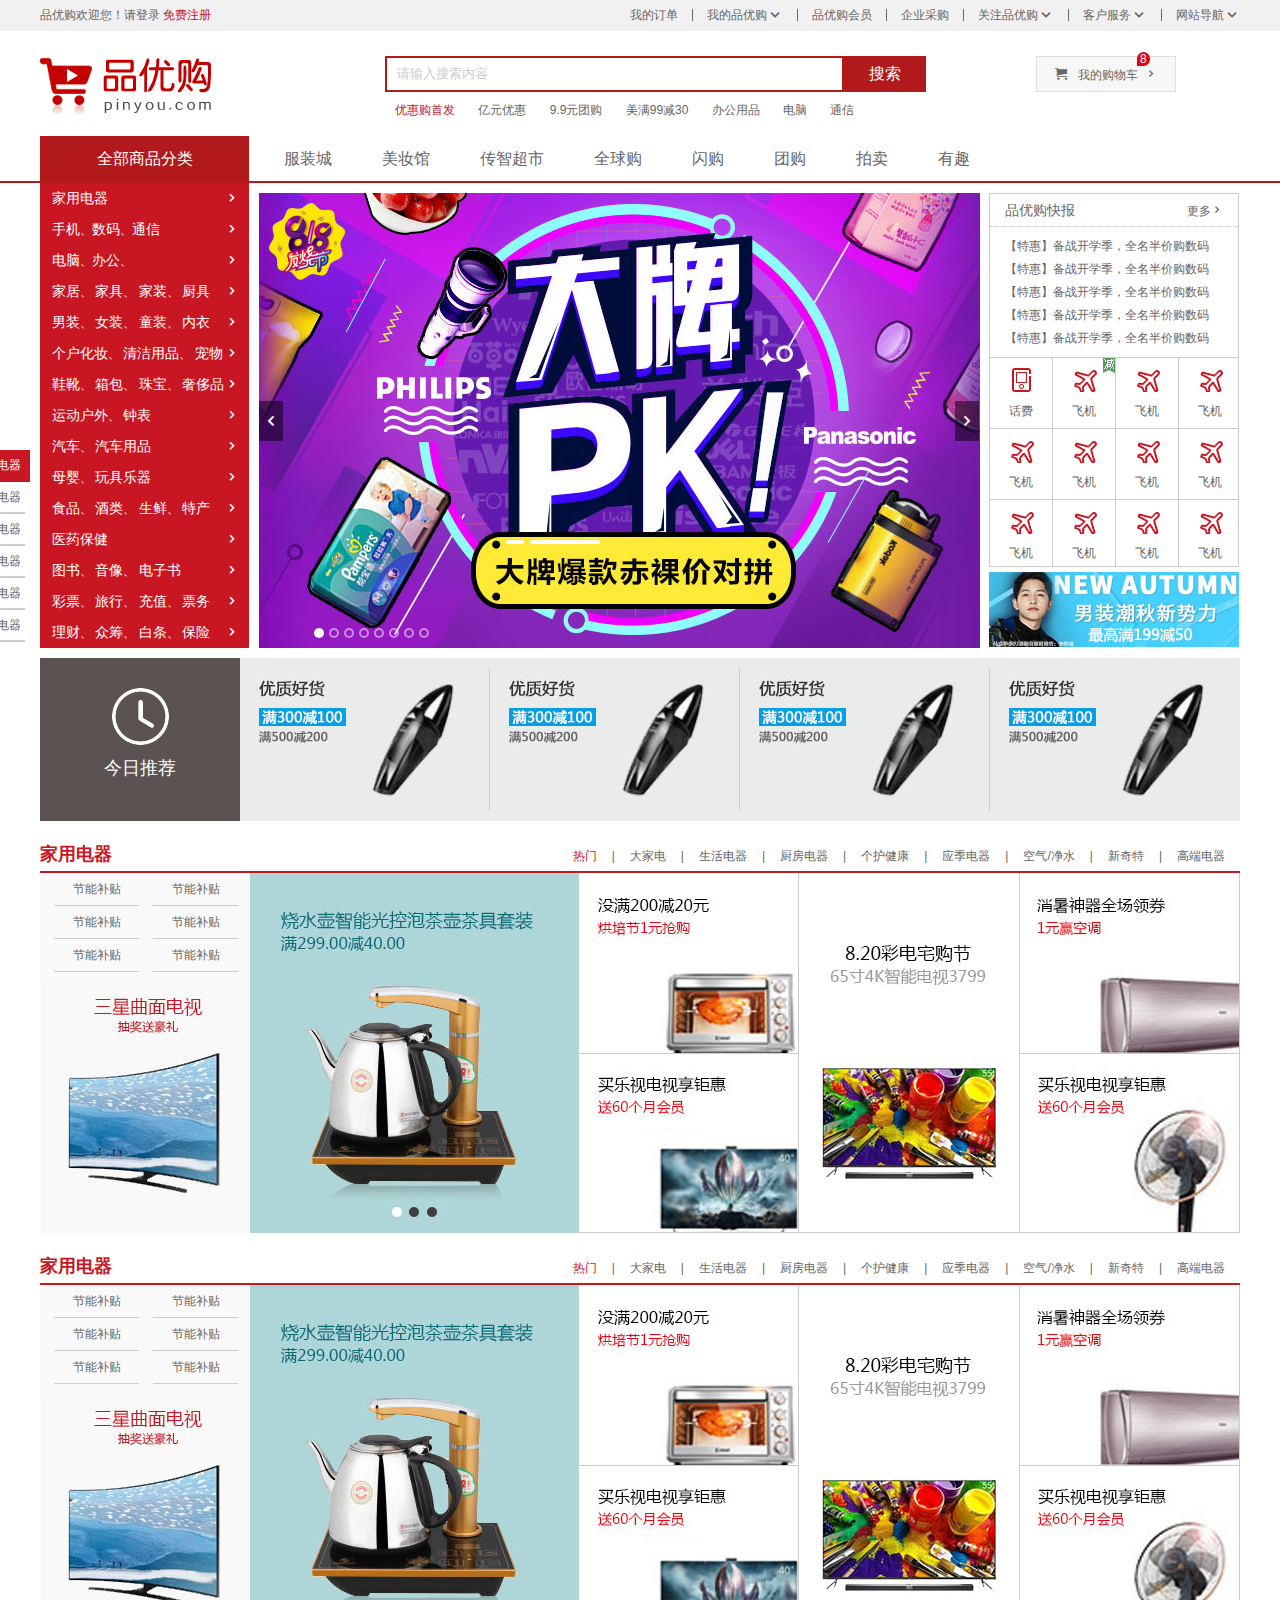
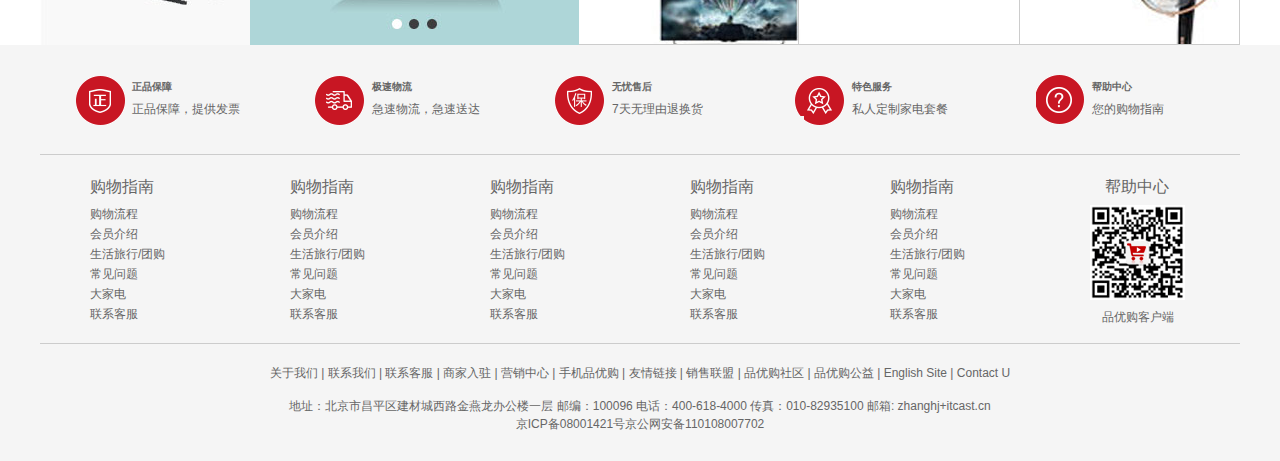
<file: index.html>
<!DOCTYPE html>
<html lang="en">

<head>
    <meta charset="UTF-8">
    <meta name="viewport" content="width=device-width, initial-scale=1.0">
    <!-- 网站说明 -->
    <meta name="description" content="品优购商城-专业的综合网上购物商城,销售家电、数码通讯、电脑、家居百货、服装服饰、母婴、图书、食品等数万个品牌优质商品.便捷、诚信的服务，为您提供愉悦的网上购物体验!" />
    <!-- 关键字 -->
    <meta name="keywords" content="网上购物,网上商城,手机,笔记本,电脑,MP3,CD,VCD,DV,相机,数码,配件,手表,存储卡,京东" />
    <title>品优购-综合网购首选-正品低价、品质保障、及时配送、轻松购物</title>


    <!-- 引入favicon图标 -->
    <link rel="shortcut icon" href="favicon.ico" />
    <!-- 引入我们初始化样式文件 -->
    <link rel="stylesheet" href="css/base.css">
    <!-- 引入我们公共的样式文件 -->
    <link rel="stylesheet" href="css/common.css">
    <!-- 引入主体内容的样式文件 -->
    <link rel="stylesheet" href="css/index.css">

</head>

<body>
    <!-- 顶部快捷导航start -->
    <div class="shortcut">
        <div class="w">
            <div class="fl">
                <ul>
                    <li>品优购欢迎您！</li>
                    <li> <a href="#">请登录</a>
                        <a href="register.html" class="style-red">免费注册</a>
                    </li>
                </ul>
            </div>
            <div class="fr">
                <ul>
                    <li><a href="#">我的订单</a></li>
                    <li class="spacer"></li>
                    <li><a href="#" class="style-height">我的品优购</a></li>
                    <li class="icomoon"></li>
                    <li class="spacer"></li>
                    <li><a href="#">品优购会员</a></li>
                    <li class="spacer"></li>
                    <li><a href="#">企业采购</a></li>
                    <li class="spacer"></li>
                    <li><a href="#">关注品优购</a></li>
                    <li class="icomoon"></li>
                    <li class="spacer"></li>
                    <li><a href="#">客户服务</a></li>
                    <li class="icomoon"></li>
                    <li class="spacer"></li>
                    <li><a href="#">网站导航</a></li>
                    <li class="icomoon"></li>
                </ul>
            </div>
        </div>
    </div>
    <!-- 顶部快捷导航end -->
    <!-- header制作 -->
    <div class="header w">
        <!-- logo -->
        <div class="logo">
            <h1>
                <a href="index.html" title="品优购">品优购</a>
            </h1>
        </div>
        <!-- search -->
        <div class="search">
            <input type="text" class="text fl" value="请输入搜索内容">
            <button class="btn fl">搜索</button>
        </div>
        <!-- hotwords -->
        <div class="hotwords">
            <a href="#" class="style-red">优惠购首发</a>
            <a href="#">亿元优惠</a>
            <a href="#">9.9元团购</a>
            <a href="#">美满99减30</a>
            <a href="#">办公用品</a>
            <a href="#">电脑</a>
            <a href="#">通信</a>
        </div>
        <!-- shopcart -->
        <div class="shopcart">
            <i class="cart"></i> 我的购物车<i class="arrow"></i>
            <i class="count">8</i>
        </div>
    </div>
    <!-- header结束 -->
    <!-- nav start -->
    <div class="nav">
        <div class="w">
            <div class="dropdown fl">
                <div class="dt"> 全部商品分类 </div>
                <div class="dd">
                    <ul>
                        <li class="menu_item"><a href="#">家用电器</a><i></i></li>
                        <li class="menu_item"><a href="list.html">手机</a>、<a href="#">数码</a>、<a href="#">通信</a><i></i></li>
                        <li class="menu_item"><a href="#">电脑</a>、<a href="#">办公</a>、<i></i></li>
                        <li class="menu_item">
                            <a href="#">家居</a>、
                            <a href="#">家具</a>、
                            <a href="#">家装</a>、
                            <a href="#">厨具</a>
                            <i></i>
                        </li>
                        <li class="menu_item">
                            <a href="#">男装</a>、
                            <a href="#">女装</a>、
                            <a href="#">童装</a>、
                            <a href="#">内衣</a>
                            <i></i>
                        </li>
                        <li class="menu_item">
                            <a href="#">个户化妆</a>、
                            <a href="#">清洁用品</a>、
                            <a href="#">宠物</a>
                            <i></i>
                        </li>
                        <li class="menu_item">
                            <a href="#">鞋靴</a>、
                            <a href="#">箱包</a>、
                            <a href="#">珠宝</a>、
                            <a href="#">奢侈品</a>
                            <i></i>
                        </li>
                        <li class="menu_item">
                            <a href="#">运动户外</a>、
                            <a href="#">钟表</a>
                            <i></i>
                        </li>
                        <li class="menu_item">
                            <a href="#">汽车</a>、
                            <a href="#">汽车用品</a>
                            <i></i>
                        </li>
                        <li class="menu_item">
                            <a href="#">母婴</a>、
                            <a href="#">玩具乐器</a>
                            <i></i>
                        </li>
                        <li class="menu_item">
                            <a href="#">食品</a>、
                            <a href="#">酒类</a>、
                            <a href="#">生鲜</a>、
                            <a href="#">特产</a>
                            <i></i>
                        </li>
                        <li class="menu_item">
                            <a href="#">医药保健</a>
                            <i></i>
                        </li>
                        <li class="menu_item">
                            <a href="#">图书</a>、
                            <a href="#">音像</a>、
                            <a href="#">电子书</a>
                            <i></i>
                        </li>
                        <li class="menu_item">
                            <a href="#">彩票</a>、
                            <a href="#">旅行</a>、
                            <a href="#">充值</a>、
                            <a href="#">票务</a>
                            <i></i>
                        </li>
                        <li class="menu_item">
                            <a href="#">理财</a>、
                            <a href="#">众筹</a>、
                            <a href="#">白条</a>、
                            <a href="#">保险</a>
                            <i></i>
                        </li>
                    </ul>
                </div>
            </div>
            <div class="navitems fl">
                <ul>
                    <li>
                        <a href="#">服装城</a>
                        <a href="#">美妆馆</a>
                        <a href="#">传智超市</a>
                        <a href="#">全球购</a>
                        <a href="#">闪购</a>
                        <a href="#">团购</a>
                        <a href="#">拍卖</a>
                        <a href="#">有趣</a>
                    </li>
                </ul>

            </div>
        </div>
    </div>
    <!-- nav end -->

    <!-- main start -->
    <div class="w">
        <div class="main">
            <div class="focus fl">
                <button class="arrow_fl"></button>
                <button class="arrow_fr"></button>
                <ul>
                    <li>
                        <a href="#"><img src="upload/focus.jpg" alt=""></a>
                    </li>
                </ul>
                <ol class="circle">
                    <li></li>
                    <li></li>
                    <li></li>
                    <li></li>
                    <li></li>
                    <li></li>
                    <li></li>
                    <li></li>
                </ol>
            </div>
            <div class="newsflash fr">
                <div class="news">
                    <div class="news_hd">
                        品优购快报
                        <a href="#">更多
                        </a>
                    </div>
                    <div class="news_bd">
                        <ul>
                            <li><a href="#">【特惠】备战开学季，全名半价购数码</a></li>
                            <li><a href="#">【特惠】备战开学季，全名半价购数码</a></li>
                            <li><a href="#">【特惠】备战开学季，全名半价购数码</a></li>
                            <li><a href="#">【特惠】备战开学季，全名半价购数码</a></li>
                            <li><a href="#">【特惠】备战开学季，全名半价购数码</a></li>
                        </ul>
                    </div>
                </div>
                <div class="lifeservice">
                    <ul>
                        <li>
                            <a href="#">
                                <i class="service_ico service_ico_huafei"></i>
                                <p>话费</p>
                            </a>
                        </li>
                        <li>
                            <a href="#">
                                <i class="service_ico service_ico_feiji"></i>
                                <p>飞机</p>
                            </a>
                            <span class="hot"></span>
                        </li>
                        <li>
                            <a href="#">
                                <i class="service_ico service_ico_feiji"></i>
                                <p>飞机</p>
                            </a>
                        </li>
                        <li>
                            <a href="#">
                                <i class="service_ico service_ico_feiji"></i>
                                <p>飞机</p>
                            </a>
                        </li>
                        <li>
                            <a href="#">
                                <i class="service_ico service_ico_feiji"></i>
                                <p>飞机</p>
                            </a>
                        </li>
                        <li>
                            <a href="#">
                                <i class="service_ico service_ico_feiji"></i>
                                <p>飞机</p>
                            </a>
                        </li>
                        <li>
                            <a href="#">
                                <i class="service_ico service_ico_feiji"></i>
                                <p>飞机</p>
                            </a>
                        </li>
                        <li>
                            <a href="#">
                                <i class="service_ico service_ico_feiji"></i>
                                <p>飞机</p>
                            </a>
                        </li>
                        <li>
                            <a href="#">
                                <i class="service_ico service_ico_feiji"></i>
                                <p>飞机</p>
                            </a>
                        </li>
                        <li>
                            <a href="#">
                                <i class="service_ico service_ico_feiji"></i>
                                <p>飞机</p>
                            </a>
                        </li>
                        <li>
                            <a href="#">
                                <i class="service_ico service_ico_feiji"></i>
                                <p>飞机</p>
                            </a>
                        </li>
                        <li>
                            <a href="#">
                                <i class="service_ico service_ico_feiji"></i>
                                <p>飞机</p>
                            </a>
                        </li>

                    </ul>
                </div>
                <div class="bargain">
                    <img src="upload/bargain.jpg" alt="">
                </div>
            </div>
        </div>
    </div>
    <!-- main end -->

    <!-- 服务推荐内容 start -->
    <div class="recommend w">
        <div class="recommend_hd fl">
            <img src="img/clock.png" alt="">
            <h3>今日推荐</h3>
        </div>
        <div class="recommend_bd fl">
            <ul>
                <li>
                    <a href="#"><img src="upload/recom.jpg" alt=""></a>
                </li>
                <li>
                    <a href="#"><img src="upload/recom.jpg" alt=""></a>
                </li>
                <li>
                    <a href="#"><img src="upload/recom.jpg" alt=""></a>
                </li>
                <li class="recommend_bd_last">
                    <a href="#"><img src="upload/recom.jpg" alt=""></a>
                </li>
            </ul>
        </div>
    </div>
    <!-- 服务推荐内容 end -->

    <!-- 楼层区 start -->
    <div class="floor">
        <div class="jiadian w">
            <div class="box_hd">
                <h3>家用电器</h3>
                <div class="tab_list">
                    <ul>
                        <li><a href="#" class="style-red">热门</a>|</li>
                        <li><a href="#">大家电</a>|</li>
                        <li><a href="#">生活电器</a>|</li>
                        <li><a href="#">厨房电器</a>|</li>
                        <li><a href="#">个护健康</a>|</li>
                        <li><a href="#">应季电器</a>|</li>
                        <li><a href="#">空气/净水</a>|</li>
                        <li><a href="#">新奇特</a>|</li>
                        <li><a href="#">高端电器</a></li>
                    </ul>
                </div>
            </div>
            <div class="box_bd">
                <li class="w210">
                    <ul class="tab_con_list">
                        <li>
                            <a href="#">节能补贴</a>
                        </li>
                        <li>
                            <a href="#">节能补贴</a>
                        </li>
                        <li>
                            <a href="#">节能补贴</a>
                        </li>
                        <li>
                            <a href="#">节能补贴</a>
                        </li>
                        <li>
                            <a href="#">节能补贴</a>
                        </li>
                        <li>
                            <a href="#">节能补贴</a>
                        </li>
                    </ul>
                    <img src="upload/pic.jpg" alt="">
                </li>
                <li class="w329">
                    <img src="upload/pic1.jpg" alt="">
                </li>
                <li class="w219">
                    <div class="tab_con_item">
                        <img src="upload/pic2.jpg" alt="">
                    </div>
                    <div class="tab_con_item">
                        <img src="upload/pic3.jpg" alt="">
                    </div>
                </li>
                <li class="w220">
                    <div class="tab_con_item">
                        <img src="upload/pic4.jpg" alt="">
                    </div>
                </li>
                <li class="w219">
                    <div class="tab_con_item">
                        <img src="upload/pic5.jpg" alt="">
                    </div>
                    <div class="tab_con_item">
                        <img src="upload/pic6.jpg" alt="">
                    </div>
                </li>
            </div>
        </div>
    </div>
    <div class="floor">
        <div class="jiadian w">
            <div class="box_hd">
                <h3>家用电器</h3>
                <div class="tab_list">
                    <ul>
                        <li><a href="#" class="style-red">热门</a>|</li>
                        <li><a href="#">大家电</a>|</li>
                        <li><a href="#">生活电器</a>|</li>
                        <li><a href="#">厨房电器</a>|</li>
                        <li><a href="#">个护健康</a>|</li>
                        <li><a href="#">应季电器</a>|</li>
                        <li><a href="#">空气/净水</a>|</li>
                        <li><a href="#">新奇特</a>|</li>
                        <li><a href="#">高端电器</a></li>
                    </ul>
                </div>
            </div>
            <div class="box_bd">
                <li class="w210">
                    <ul class="tab_con_list">
                        <li>
                            <a href="#">节能补贴</a>
                        </li>
                        <li>
                            <a href="#">节能补贴</a>
                        </li>
                        <li>
                            <a href="#">节能补贴</a>
                        </li>
                        <li>
                            <a href="#">节能补贴</a>
                        </li>
                        <li>
                            <a href="#">节能补贴</a>
                        </li>
                        <li>
                            <a href="#">节能补贴</a>
                        </li>
                    </ul>
                    <img src="upload/pic.jpg" alt="">
                </li>
                <li class="w329">
                    <img src="upload/pic1.jpg" alt="">
                </li>
                <li class="w219">
                    <div class="tab_con_item">
                        <img src="upload/pic2.jpg" alt="">
                    </div>
                    <div class="tab_con_item">
                        <img src="upload/pic3.jpg" alt="">
                    </div>
                </li>
                <li class="w220">
                    <div class="tab_con_item">
                        <img src="upload/pic4.jpg" alt="">
                    </div>
                </li>
                <li class="w219">
                    <div class="tab_con_item">
                        <img src="upload/pic5.jpg" alt="">
                    </div>
                    <div class="tab_con_item">
                        <img src="upload/pic6.jpg" alt="">
                    </div>
                </li>
            </div>
        </div>
    </div>
    <!-- 楼层区 end -->

    <!-- 电梯导航 start -->
    <div class="fixedtool">
        <ul>
            <li class="current">家用电器</li>
            <li>家用电器</li>
            <li>家用电器</li>
            <li>家用电器</li>
            <li>家用电器</li>
            <li>家用电器</li>
        </ul>
    </div>
    <!-- 电梯导航 end -->

    <!-- footer start -->
    <div class="footer">
        <div class="w">
            <!-- mod_service -->
            <div class="mod_service">
                <ul>
                    <li>
                        <i class="mod_service_icon mod_service_zheng"></i>
                        <div class="mod_service_title">
                            <h5>正品保障</h5>
                            <p>正品保障，提供发票</p>
                        </div>
                    </li>
                    <li>
                        <i class="mod_service_icon mod_service_kuai"></i>
                        <div class="mod_service_title">
                            <h5>极速物流</h5>
                            <p>急速物流，急速送达</p>
                        </div>
                    </li>
                    <li>
                        <i class="mod_service_icon mod_service_bao"></i>
                        <div class="mod_service_title">
                            <h5>无忧售后</h5>
                            <p>7天无理由退换货</p>
                        </div>
                    </li>
                    <li>
                        <i class="mod_service_icon mod_service_te"></i>
                        <div class="mod_service_title">
                            <h5>特色服务</h5>
                            <p>私人定制家电套餐</p>
                        </div>
                    </li>
                    <li>
                        <i class="mod_service_icon mod_service_help"></i>
                        <div class="mod_service_title">
                            <h5>帮助中心</h5>
                            <p>您的购物指南</p>
                        </div>
                    </li>
                </ul>
            </div>
            <!-- mod_help -->
            <div class="mod_help">
                <dl class="mod_help_item">
                    <dt>购物指南</dt>
                    <dd><a href="#">购物流程</a></dd>
                    <dd><a href="#">会员介绍</a></dd>
                    <dd><a href="#">生活旅行/团购</a></dd>
                    <dd><a href="#">常见问题</a></dd>
                    <dd><a href="#">大家电</a></dd>
                    <dd><a href="#">联系客服</a></dd>
                </dl>
                <dl class="mod_help_item">
                    <dt>购物指南</dt>
                    <dd><a href="#">购物流程</a></dd>
                    <dd><a href="#">会员介绍</a></dd>
                    <dd><a href="#">生活旅行/团购</a></dd>
                    <dd><a href="#">常见问题</a></dd>
                    <dd><a href="#">大家电</a></dd>
                    <dd><a href="#">联系客服</a></dd>
                </dl>
                <dl class="mod_help_item">
                    <dt>购物指南</dt>
                    <dd><a href="#">购物流程</a></dd>
                    <dd><a href="#">会员介绍</a></dd>
                    <dd><a href="#">生活旅行/团购</a></dd>
                    <dd><a href="#">常见问题</a></dd>
                    <dd><a href="#">大家电</a></dd>
                    <dd><a href="#">联系客服</a></dd>
                </dl>
                <dl class="mod_help_item">
                    <dt>购物指南</dt>
                    <dd><a href="#">购物流程</a></dd>
                    <dd><a href="#">会员介绍</a></dd>
                    <dd><a href="#">生活旅行/团购</a></dd>
                    <dd><a href="#">常见问题</a></dd>
                    <dd><a href="#">大家电</a></dd>
                    <dd><a href="#">联系客服</a></dd>
                </dl>
                <dl class="mod_help_item">
                    <dt>购物指南</dt>
                    <dd><a href="#">购物流程</a></dd>
                    <dd><a href="#">会员介绍</a></dd>
                    <dd><a href="#">生活旅行/团购</a></dd>
                    <dd><a href="#">常见问题</a></dd>
                    <dd><a href="#">大家电</a></dd>
                    <dd><a href="#">联系客服</a></dd>
                </dl>
                <dl class="mod_help_item mod_help_app">
                    <dt>帮助中心</dt>
                    <dd>
                        <img src="upload/erweima.png" alt="二维码">
                        <p>品优购客户端</p>
                    </dd>


                </dl>
            </div>
            <!-- mod_capyright -->
            <div class="mod_capyright">
                <p class="mod_capyright_links">
                    关于我们 | 联系我们 | 联系客服 | 商家入驻 | 营销中心 | 手机品优购 | 友情链接 | 销售联盟 | 品优购社区 | 品优购公益 | English Site | Contact U
                </p>
                <p class="mod_capyright_info">
                    地址：北京市昌平区建材城西路金燕龙办公楼一层 邮编：100096 电话：400-618-4000 传真：010-82935100 邮箱: zhanghj+itcast.cn
                    <br> 京ICP备08001421号京公网安备110108007702
                </p>
            </div>
        </div>
    </div>
    <!-- footer end -->




</body>

</html>
</file>
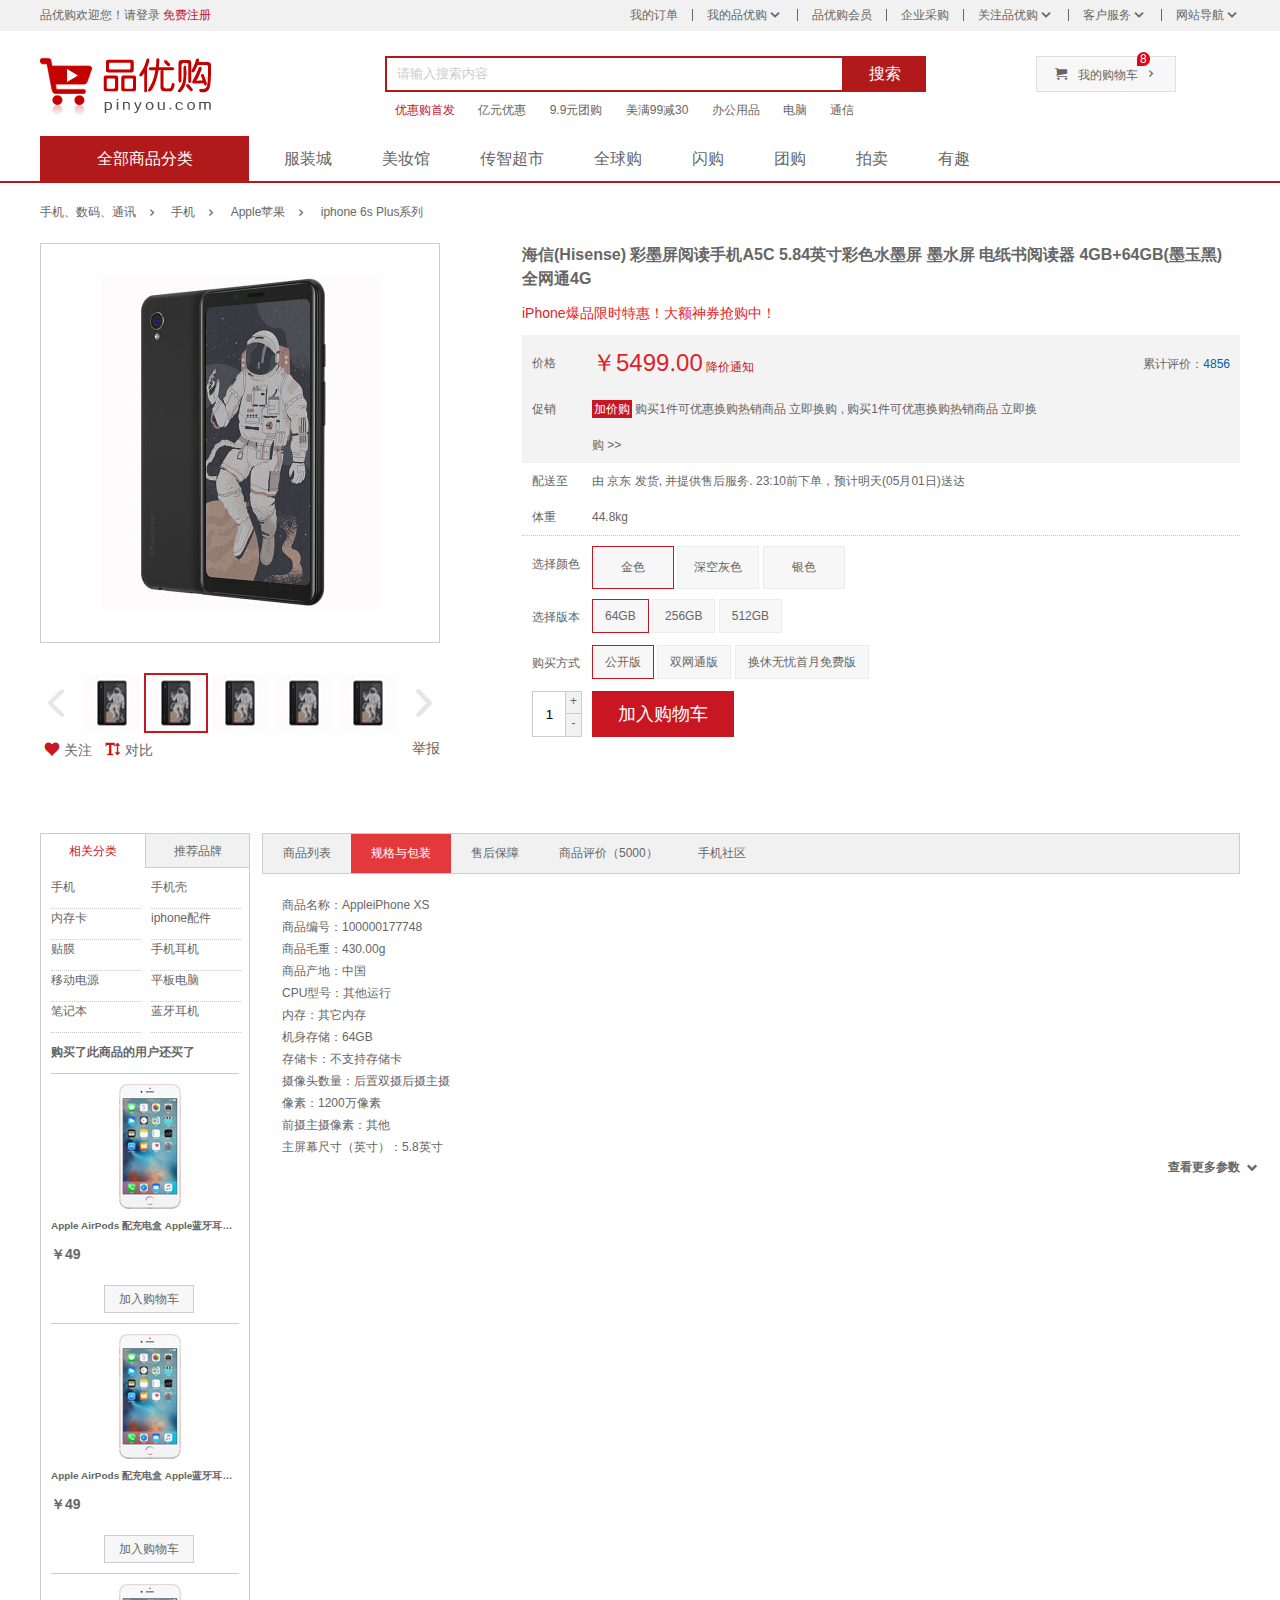
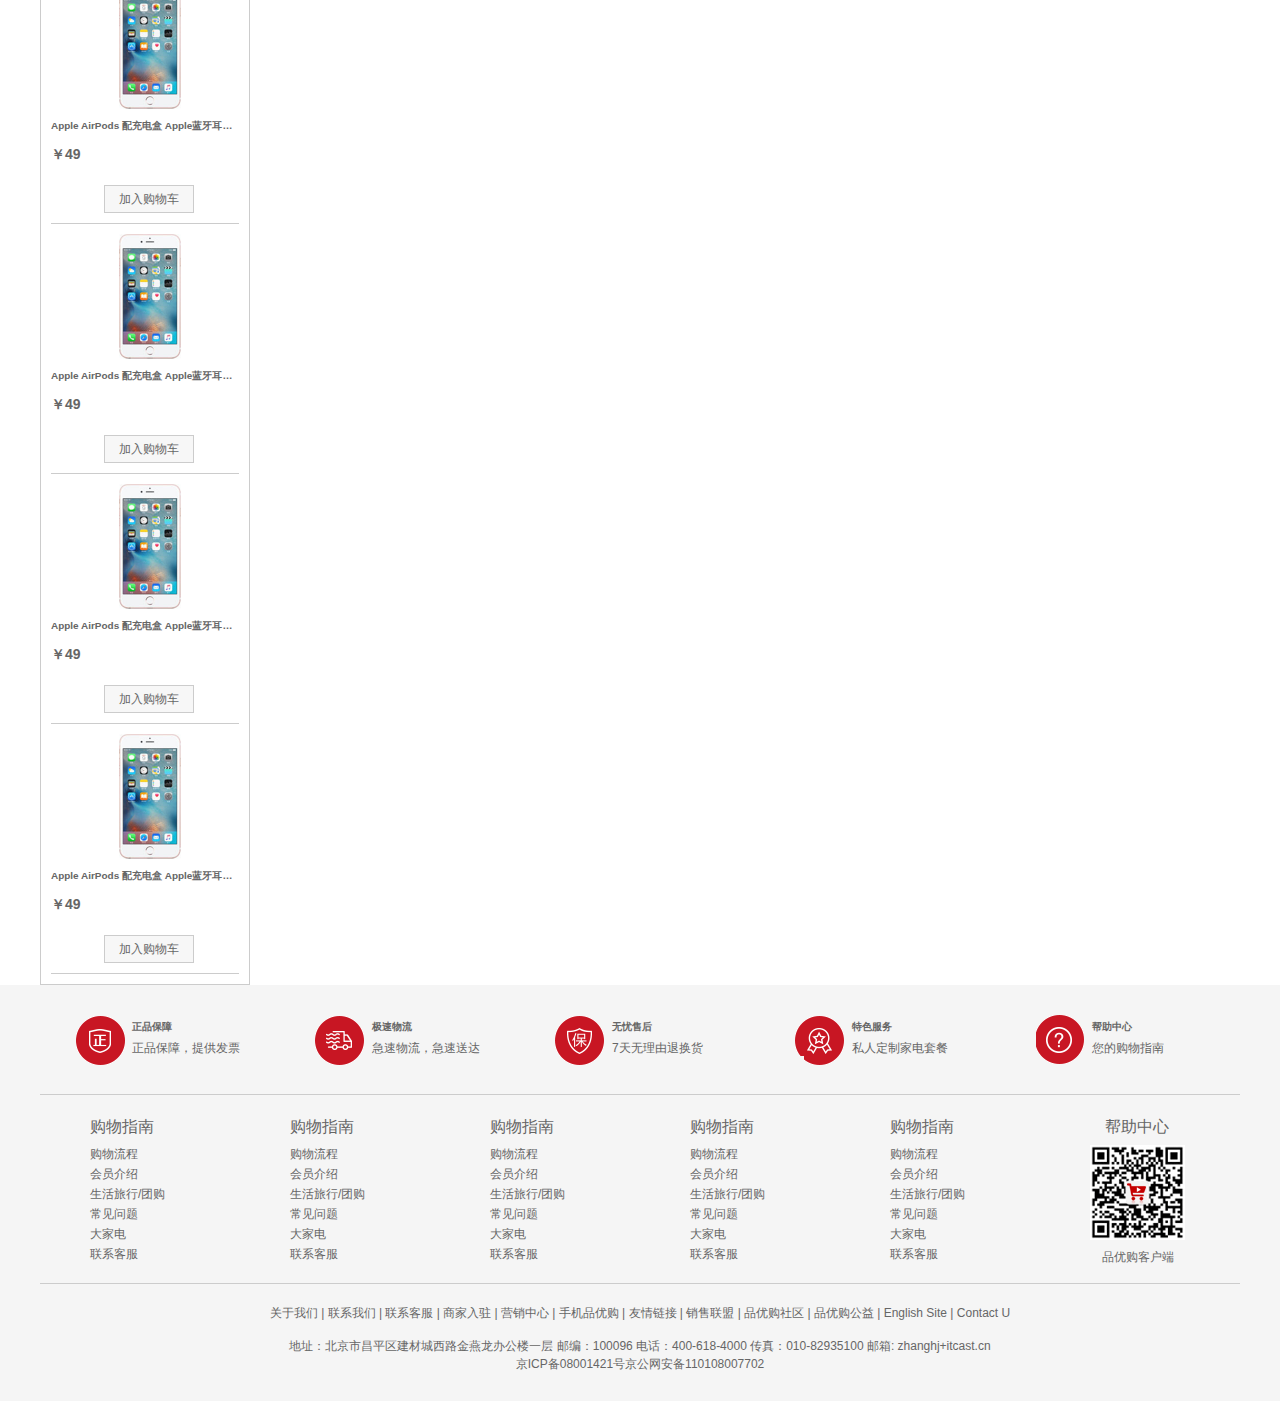
<file: detail.html>
<!DOCTYPE html>
<html lang="en">

<head>
    <meta charset="UTF-8">
    <meta name="viewport" content="width=device-width, initial-scale=1.0">
    <meta name="viewport" content="width=device-width, initial-scale=1.0">
    <!-- 网站说明 -->
    <meta name="description" content="品优购商城-专业的综合网上购物商城,销售家电、数码通讯、电脑、家居百货、服装服饰、母婴、图书、食品等数万个品牌优质商品.便捷、诚信的服务，为您提供愉悦的网上购物体验!" />
    <!-- 关键字 -->
    <meta name="keywords" content="网上购物,网上商城,手机,笔记本,电脑,MP3,CD,VCD,DV,相机,数码,配件,手表,存储卡,京东" />
    <title>详情页</title>

    <!-- 引入favicon图标 -->
    <link rel="shortcut icon" href="favicon.ico" />
    <!-- 引入我们初始化样式文件 -->
    <link rel="stylesheet" href="css/base.css">
    <!-- 引入我们公共的样式文件 -->
    <link rel="stylesheet" href="css/common.css">
    <!-- 引入详情页的样式文件 -->
    <link rel="stylesheet" href="css/detail.css">
</head>

<body>
    <!-- 顶部快捷导航start -->
    <div class="shortcut">
        <div class="w">
            <div class="fl">
                <ul>
                    <li>品优购欢迎您！</li>
                    <li> <a href="#">请登录</a>
                        <a href="#" class="style-red ">免费注册</a>
                    </li>
                </ul>
            </div>
            <div class="fr">
                <ul>
                    <li><a href="#">我的订单</a></li>
                    <li class="spacer"></li>
                    <li><a href="#" class="style-height">我的品优购</a></li>
                    <li class="icomoon"></li>
                    <li class="spacer"></li>
                    <li><a href="#">品优购会员</a></li>
                    <li class="spacer"></li>
                    <li><a href="#">企业采购</a></li>
                    <li class="spacer"></li>
                    <li><a href="#">关注品优购</a></li>
                    <li class="icomoon"></li>
                    <li class="spacer"></li>
                    <li><a href="#">客户服务</a></li>
                    <li class="icomoon"></li>
                    <li class="spacer"></li>
                    <li><a href="#">网站导航</a></li>
                    <li class="icomoon"></li>
                </ul>
            </div>
        </div>
    </div>
    <!-- 顶部快捷导航end -->
    <!-- header制作 -->
    <div class="header w">
        <!-- logo -->
        <div class="logo">
            <h1>
                <a href="index.html" title="品优购">品优购</a>
            </h1>
        </div>
        <!-- search -->
        <div class="search">
            <input type="text" class="text fl" value="请输入搜索内容">
            <button class="btn fl">搜索</button>
        </div>
        <!-- hotwords -->
        <div class="hotwords">
            <a href="#" class="style-red">优惠购首发</a>
            <a href="#">亿元优惠</a>
            <a href="#">9.9元团购</a>
            <a href="#">美满99减30</a>
            <a href="#">办公用品</a>
            <a href="#">电脑</a>
            <a href="#">通信</a>
        </div>
        <!-- shopcart -->
        <div class="shopcart">
            <i class="cart"></i> 我的购物车<i class="arrow"></i>
            <i class="count">8</i>
        </div>
    </div>
    <!-- header结束 -->
    <!-- nav start -->
    <div class="nav">
        <div class="w">
            <div class="dropdown fl">
                <div class="dt"> 全部商品分类 </div>
                <div class="dd" style="display: none;">
                    <ul>
                        <li class="menu_item"><a href="#">家用电器</a><i></i></li>
                        <li class="menu_item"><a href="#">手机</a>、<a href="#">数码</a>、<a href="#">通信</a><i></i></li>
                        <li class="menu_item"><a href="#">电脑</a>、<a href="#">办公</a>、<i></i></li>
                        <li class="menu_item">
                            <a href="#">家居</a>、
                            <a href="#">家具</a>、
                            <a href="#">家装</a>、
                            <a href="#">厨具</a>
                            <i></i>
                        </li>
                        <li class="menu_item">
                            <a href="#">男装</a>、
                            <a href="#">女装</a>、
                            <a href="#">童装</a>、
                            <a href="#">内衣</a>
                            <i></i>
                        </li>
                        <li class="menu_item">
                            <a href="#">个户化妆</a>、
                            <a href="#">清洁用品</a>、
                            <a href="#">宠物</a>
                            <i></i>
                        </li>
                        <li class="menu_item">
                            <a href="#">鞋靴</a>、
                            <a href="#">箱包</a>、
                            <a href="#">珠宝</a>、
                            <a href="#">奢侈品</a>
                            <i></i>
                        </li>
                        <li class="menu_item">
                            <a href="#">运动户外</a>、
                            <a href="#">钟表</a>
                            <i></i>
                        </li>
                        <li class="menu_item">
                            <a href="#">汽车</a>、
                            <a href="#">汽车用品</a>
                            <i></i>
                        </li>
                        <li class="menu_item">
                            <a href="#">母婴</a>、
                            <a href="#">玩具乐器</a>
                            <i></i>
                        </li>
                        <li class="menu_item">
                            <a href="#">食品</a>、
                            <a href="#">酒类</a>、
                            <a href="#">生鲜</a>、
                            <a href="#">特产</a>
                            <i></i>
                        </li>
                        <li class="menu_item">
                            <a href="#">医药保健</a>
                            <i></i>
                        </li>
                        <li class="menu_item">
                            <a href="#">图书</a>、
                            <a href="#">音像</a>、
                            <a href="#">电子书</a>
                            <i></i>
                        </li>
                        <li class="menu_item">
                            <a href="#">彩票</a>、
                            <a href="#">旅行</a>、
                            <a href="#">充值</a>、
                            <a href="#">票务</a>
                            <i></i>
                        </li>
                        <li class="menu_item">
                            <a href="#">理财</a>、
                            <a href="#">众筹</a>、
                            <a href="#">白条</a>、
                            <a href="#">保险</a>
                            <i></i>
                        </li>
                    </ul>
                </div>
            </div>
            <div class="navitems fl">
                <ul>
                    <li>
                        <a href="#">服装城</a>
                        <a href="#">美妆馆</a>
                        <a href="#">传智超市</a>
                        <a href="#">全球购</a>
                        <a href="#">闪购</a>
                        <a href="#">团购</a>
                        <a href="#">拍卖</a>
                        <a href="#">有趣</a>
                    </li>
                </ul>

            </div>
        </div>
    </div>
    <!-- nav end -->

    <!-- 详情页内容部分 start -->
    <div class="de_container w">
        <!-- 面包屑导航 -->
        <div class="crumb_wrap">
            <a href="#">手机、数码、通讯</a><i class="icomoon"></i>
            <a href="#">手机</a><i class="icomoon"></i>
            <a href="#">Apple苹果</a><i class="icomoon"></i>
            <a href="#">iphone 6s Plus系列</a>
        </div>
        <!-- 产品介绍模块 -->
        <div class="product_intro clearfix">
            <!-- 预览区域 -->
            <div class="preview_wrap fl">
                <div class="preview_img">
                    <img src="upload/detail_01.jpg" alt="">
                </div>
                <div class="proview_list">
                    <a href="#" class="arrow_prev">
                        <img src="upload/arrow_prev.png" alt="">
                    </a>
                    <a href="#" class="arrwo_next">
                        <img src="upload/arrow_next.png" alt="">
                    </a>
                    <ul class="list_item">
                        <li><img src="upload/pre.jpg" alt=""></li>
                        <li class="current"><img src="upload/pre.jpg" alt=""></li>
                        <li><img src="upload/pre.jpg" alt=""></li>
                        <li><img src="upload/pre.jpg" alt=""></li>
                        <li><img src="upload/pre.jpg" alt=""></li>
                    </ul>
                    <div class="list_bottom">
                        <div class="bottom_left fl">
                            <a><i class="icomoon style-red"></i>关注</a>
                            <a><i class="icomoon style-red"></i>对比</a>
                        </div>
                        <div class="bottom_right fr">
                            <a href="#">举报</a>
                        </div>
                    </div>
                </div>
            </div>
            <!-- 产品详细信息 -->
            <div class="itemInfo_wrap fr">
                <div class="sku_name">
                    海信(Hisense) 彩墨屏阅读手机A5C 5.84英寸彩色水墨屏 墨水屏 电纸书阅读器 4GB+64GB(墨玉黑) 全网通4G
                </div>
                <div class="news">iPhone爆品限时特惠！大额神券抢购中！</div>
                <div class="summary">
                    <dl class="summary_price clearfix">
                        <dt>价格</dt>
                        <dd>
                            <i class="price">￥5499.00</i>
                            <a href="#">降价通知</a>
                            <div class="remark">累计评价：<a href="#">4856</a></div>
                        </dd>
                    </dl>
                    <dl class="summary_promotion clearfix">
                        <dt>促销</dt>
                        <dd>
                            <em>加价购</em> 购买1件可优惠换购热销商品 立即换购 , 购买1件可优惠换购热销商品 立即换购 >>
                        </dd>
                    </dl>
                    <dl class="summart_support clearfix">
                        <dt>配送至</dt>
                        <dd>由 京东 发货, 并提供售后服务. 23:10前下单，预计明天(05月01日)送达</dd>
                    </dl>
                    <dl class="summart_support clearfix">
                        <dt>体重</dt>
                        <dd>44.8kg</dd>
                    </dl>
                    <dl class="choose_color clearfix">
                        <dt>选择颜色</dt>
                        <dd>
                            <a href="#" class="current">金色</a>
                            <a href="#">深空灰色</a>
                            <a href="#">银色</a>
                        </dd>
                    </dl>
                    <dl class="choose_version clearfix">
                        <dt>选择版本</dt>
                        <dd>
                            <a href="#" class="current">64GB</a>
                            <a href="#">256GB</a>
                            <a href="#">512GB</a>
                        </dd>
                    </dl>
                    <dl class="choose_type clearfix">
                        <dt>购买方式</dt>
                        <dd>
                            <a href="#" class="current">公开版</a>
                            <a href="#">双网通版</a>
                            <a href="#">换休无忧首月免费版</a>
                        </dd>
                    </dl>
                    <div class="choose_btn">
                        <div class="choose_amount fl">
                            <input type="text" value="1">
                            <a href="javascript:;" class="add">+</a>
                            <a href="javascript:;" class="reduce">-</a>
                        </div>
                        <a href="#" class="addcar fl">加入购物车</a>
                    </div>
                </div>
            </div>
        </div>
        <!-- 产品细节模块 -->
        <div class="product_detail clearfix">
            <!-- aside -->
            <div class="aside fl">
                <div class="tab_list">
                    <ul>
                        <li class="first_tab current">相关分类</li>
                        <li class="second_tab">推荐品牌</li>
                    </ul>
                </div>
                <div class="tab_con">
                    <div class="tab_con_list clearfix">
                        <ul>
                            <li><a href="javascript:;">手机</a></li>
                            <li><a href="javascript:;">手机壳</a></li>
                            <li><a href="javascript:;">内存卡</a></li>
                            <li><a href="javascript:;">iphone配件</a></li>
                            <li><a href="javascript:;">贴膜</a></li>
                            <li><a href="javascript:;">手机耳机</a></li>
                            <li><a href="javascript:;">移动电源</a></li>
                            <li><a href="javascript:;">平板电脑</a></li>
                            <li><a href="javascript:;">笔记本</a></li>
                            <li><a href="javascript:;">蓝牙耳机</a></li>
                        </ul>
                    </div>
                    <div class="tab_con_recommend clearfix">
                        <h4>购买了此商品的用户还买了</h4>
                        <ul>
                            <li class="recommend_phone">
                                <img src="upload/shouji.jpg" alt="">
                                <h5>Apple AirPods 配充电盒 Apple蓝牙耳机 适用iPhone/iPad/Apple Watch</h5>
                                <p>￥49</p>
                                <a href="#">加入购物车</a>
                            </li>
                            <li class="recommend_phone">
                                <img src="upload/shouji.jpg" alt="">
                                <h5>Apple AirPods 配充电盒 Apple蓝牙耳机 适用iPhone/iPad/Apple Watch</h5>
                                <p>￥49</p>
                                <a href="#">加入购物车</a>
                            </li>
                            <li class="recommend_phone">
                                <img src="upload/shouji.jpg" alt="">
                                <h5>Apple AirPods 配充电盒 Apple蓝牙耳机 适用iPhone/iPad/Apple Watch</h5>
                                <p>￥49</p>
                                <a href="#">加入购物车</a>
                            </li>
                            <li class="recommend_phone">
                                <img src="upload/shouji.jpg" alt="">
                                <h5>Apple AirPods 配充电盒 Apple蓝牙耳机 适用iPhone/iPad/Apple Watch</h5>
                                <p>￥49</p>
                                <a href="#">加入购物车</a>
                            </li>
                            <li class="recommend_phone">
                                <img src="upload/shouji.jpg" alt="">
                                <h5>Apple AirPods 配充电盒 Apple蓝牙耳机 适用iPhone/iPad/Apple Watch</h5>
                                <p>￥49</p>
                                <a href="#">加入购物车</a>
                            </li>
                            <li class="recommend_phone">
                                <img src="upload/shouji.jpg" alt="">
                                <h5>Apple AirPods 配充电盒 Apple蓝牙耳机 适用iPhone/iPad/Apple Watch</h5>
                                <p>￥49</p>
                                <a href="#">加入购物车</a>
                            </li>
                        </ul>
                    </div>

                </div>
            </div>
            <!-- detail -->
            <div class="detail fr">
                <div class="detail_tab_list">
                    <ul>
                        <li>商品列表</li>
                        <li class="current">规格与包装</li>
                        <li>售后保障</li>
                        <li>商品评价（5000）</li>
                        <li>手机社区</li>
                    </ul>
                </div>
                <div class="detail_tab_con">
                    <div class="item">
                        <ul class="item_info">
                            <li>商品名称：AppleiPhone XS</li>
                            <li>商品编号：100000177748</li>
                            <li>商品毛重：430.00g</li>
                            <li> 商品产地：中国</li>
                            <li>CPU型号：其他运行</li>
                            <li>内存：其它内存</li>
                            <li>机身存储：64GB</li>
                            <li>存储卡：不支持存储卡</li>
                            <li>摄像头数量：后置双摄后摄主摄</li>
                            <li>像素：1200万像素</li>
                            <li>前摄主摄像素：其他</li>
                            <li>主屏幕尺寸（英寸）：5.8英寸</li>
                        </ul>
                        <p>
                            <a href="#" class="more">查看更多参数
                                <i class="icomoon"></i>
                            </a>
                        </p>
                    </div>
                </div>
            </div>
        </div>
    </div>

    <!-- 详情页内容部分 end -->



    <!-- footer start -->
    <div class="footer">
        <div class="w">
            <!-- mod_service -->
            <div class="mod_service">
                <ul>
                    <li>
                        <i class="mod_service_icon mod_service_zheng"></i>
                        <div class="mod_service_title">
                            <h5>正品保障</h5>
                            <p>正品保障，提供发票</p>
                        </div>
                    </li>
                    <li>
                        <i class="mod_service_icon mod_service_kuai"></i>
                        <div class="mod_service_title">
                            <h5>极速物流</h5>
                            <p>急速物流，急速送达</p>
                        </div>
                    </li>
                    <li>
                        <i class="mod_service_icon mod_service_bao"></i>
                        <div class="mod_service_title">
                            <h5>无忧售后</h5>
                            <p>7天无理由退换货</p>
                        </div>
                    </li>
                    <li>
                        <i class="mod_service_icon mod_service_te"></i>
                        <div class="mod_service_title">
                            <h5>特色服务</h5>
                            <p>私人定制家电套餐</p>
                        </div>
                    </li>
                    <li>
                        <i class="mod_service_icon mod_service_help"></i>
                        <div class="mod_service_title">
                            <h5>帮助中心</h5>
                            <p>您的购物指南</p>
                        </div>
                    </li>
                </ul>
            </div>
            <!-- mod_help -->
            <div class="mod_help">
                <dl class="mod_help_item">
                    <dt>购物指南</dt>
                    <dd><a href="#">购物流程</a></dd>
                    <dd><a href="#">会员介绍</a></dd>
                    <dd><a href="#">生活旅行/团购</a></dd>
                    <dd><a href="#">常见问题</a></dd>
                    <dd><a href="#">大家电</a></dd>
                    <dd><a href="#">联系客服</a></dd>
                </dl>
                <dl class="mod_help_item">
                    <dt>购物指南</dt>
                    <dd><a href="#">购物流程</a></dd>
                    <dd><a href="#">会员介绍</a></dd>
                    <dd><a href="#">生活旅行/团购</a></dd>
                    <dd><a href="#">常见问题</a></dd>
                    <dd><a href="#">大家电</a></dd>
                    <dd><a href="#">联系客服</a></dd>
                </dl>
                <dl class="mod_help_item">
                    <dt>购物指南</dt>
                    <dd><a href="#">购物流程</a></dd>
                    <dd><a href="#">会员介绍</a></dd>
                    <dd><a href="#">生活旅行/团购</a></dd>
                    <dd><a href="#">常见问题</a></dd>
                    <dd><a href="#">大家电</a></dd>
                    <dd><a href="#">联系客服</a></dd>
                </dl>
                <dl class="mod_help_item">
                    <dt>购物指南</dt>
                    <dd><a href="#">购物流程</a></dd>
                    <dd><a href="#">会员介绍</a></dd>
                    <dd><a href="#">生活旅行/团购</a></dd>
                    <dd><a href="#">常见问题</a></dd>
                    <dd><a href="#">大家电</a></dd>
                    <dd><a href="#">联系客服</a></dd>
                </dl>
                <dl class="mod_help_item">
                    <dt>购物指南</dt>
                    <dd><a href="#">购物流程</a></dd>
                    <dd><a href="#">会员介绍</a></dd>
                    <dd><a href="#">生活旅行/团购</a></dd>
                    <dd><a href="#">常见问题</a></dd>
                    <dd><a href="#">大家电</a></dd>
                    <dd><a href="#">联系客服</a></dd>
                </dl>
                <dl class="mod_help_item mod_help_app">
                    <dt>帮助中心</dt>
                    <dd>
                        <img src="upload/erweima.png" alt="二维码">
                        <p>品优购客户端</p>
                    </dd>


                </dl>
            </div>
            <!-- mod_capyright -->
            <div class="mod_capyright">
                <p class="mod_capyright_links">
                    关于我们 | 联系我们 | 联系客服 | 商家入驻 | 营销中心 | 手机品优购 | 友情链接 | 销售联盟 | 品优购社区 | 品优购公益 | English Site | Contact U
                </p>
                <p class="mod_capyright_info">
                    地址：北京市昌平区建材城西路金燕龙办公楼一层 邮编：100096 电话：400-618-4000 传真：010-82935100 邮箱: zhanghj+itcast.cn
                    <br> 京ICP备08001421号京公网安备110108007702
                </p>
            </div>
        </div>
    </div>
    <!-- footer end -->
</body>

</html>
</file>
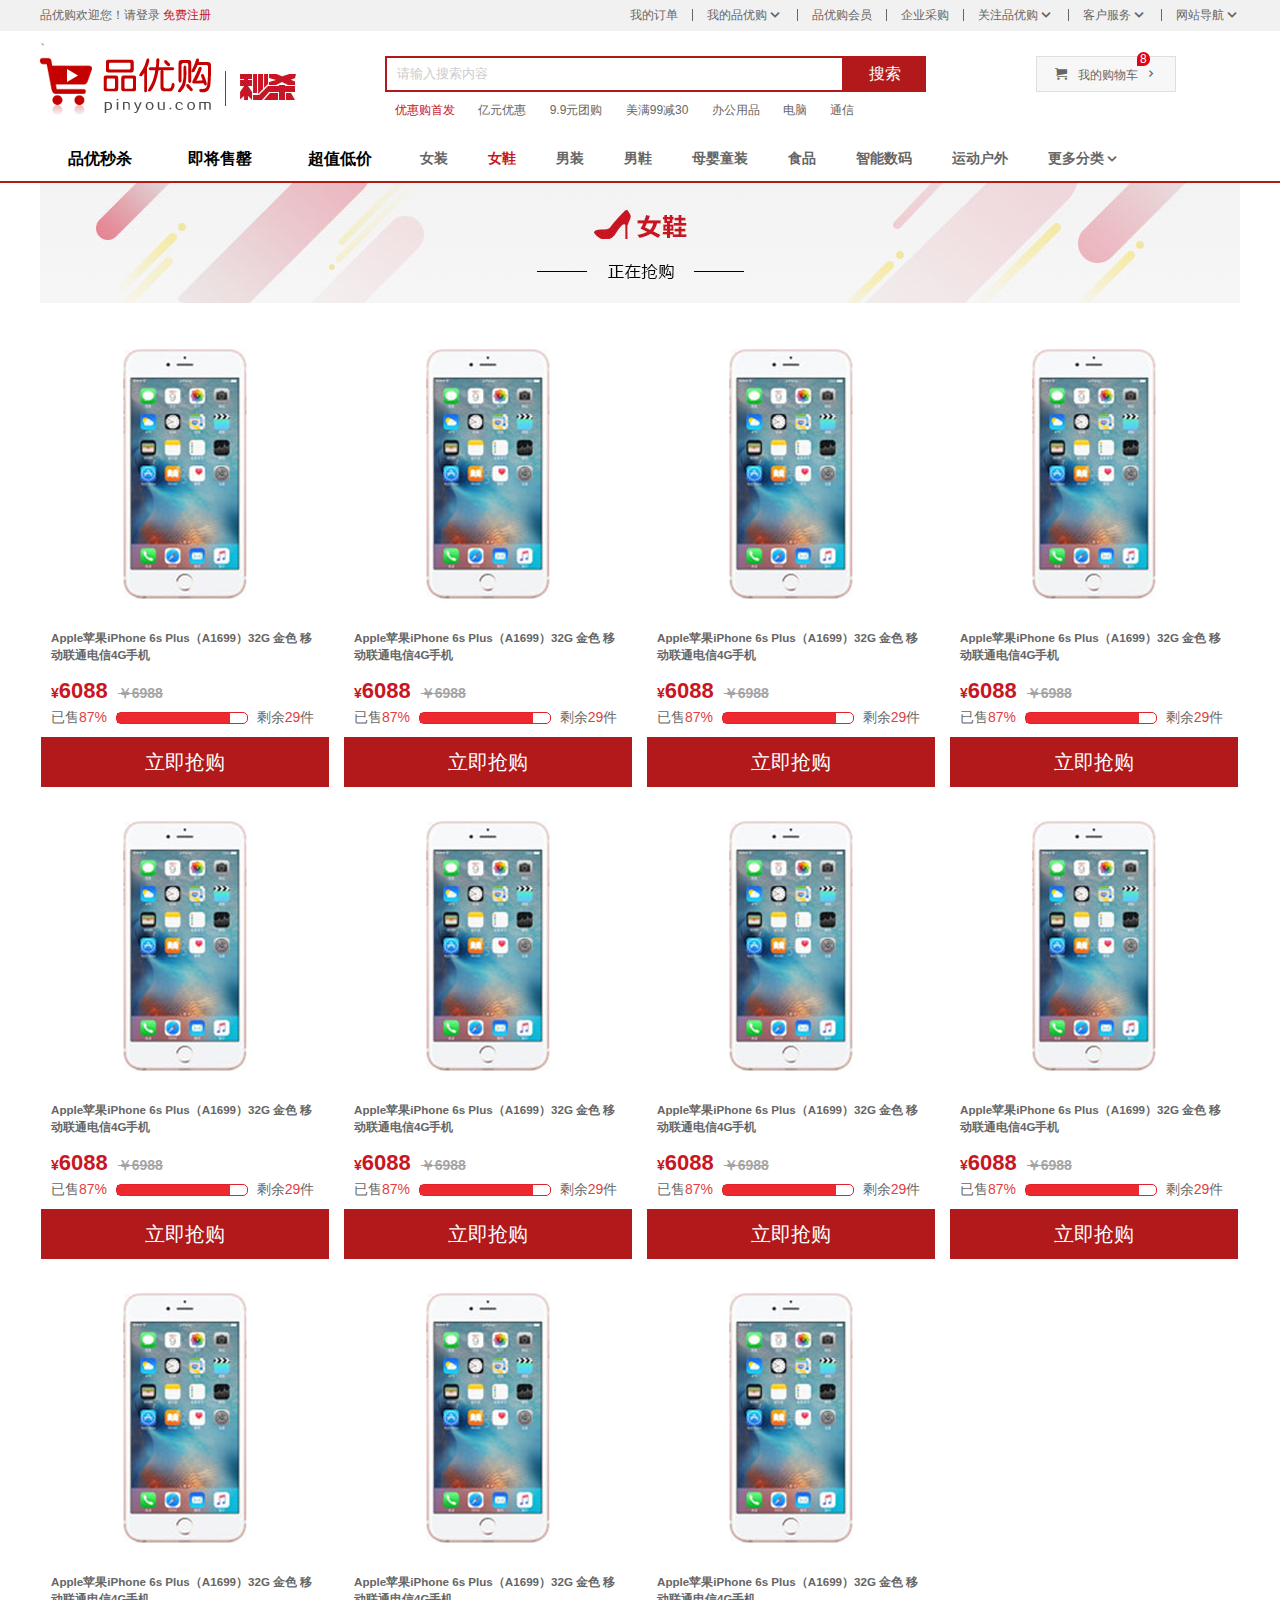
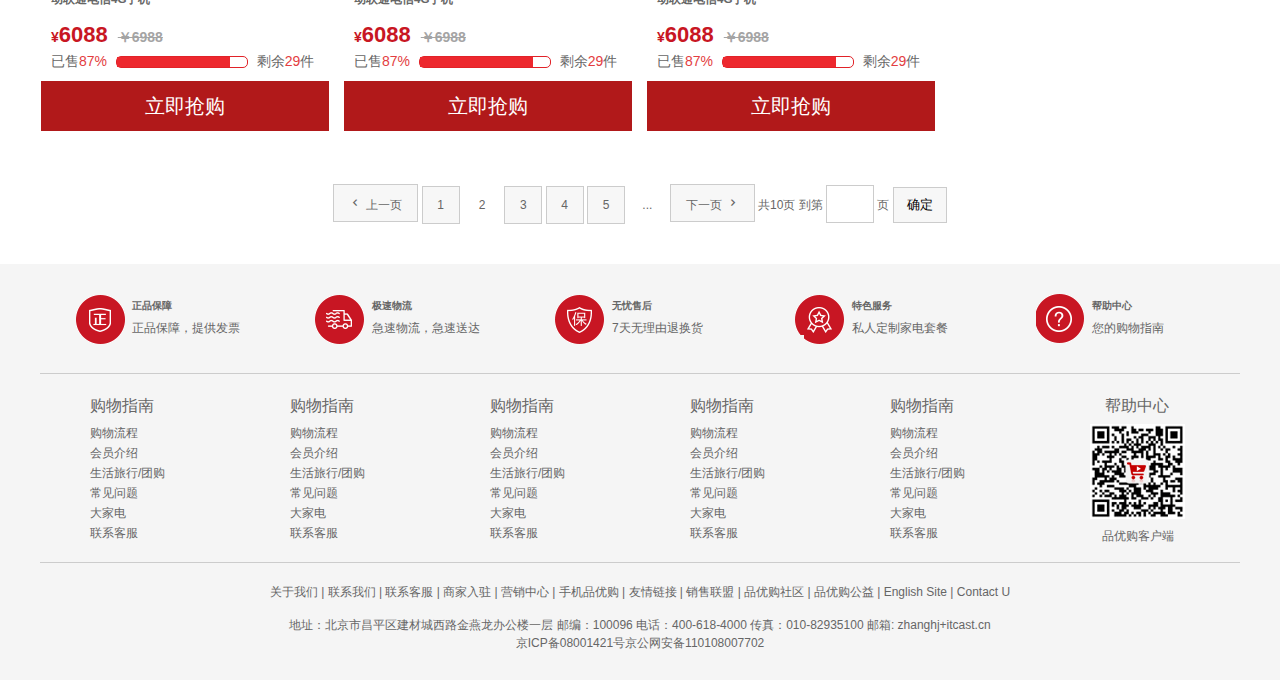
<file: list.html>
<!DOCTYPE html>
<html lang="en">

<head>
    <meta charset="UTF-8">
    <meta name="viewport" content="width=device-width, initial-scale=1.0">
    <!-- 网站说明 -->
    <meta name="description" content="品优购商城-专业的综合网上购物商城,销售家电、数码通讯、电脑、家居百货、服装服饰、母婴、图书、食品等数万个品牌优质商品.便捷、诚信的服务，为您提供愉悦的网上购物体验!" />
    <!-- 关键字 -->
    <meta name="keywords" content="网上购物,网上商城,手机,笔记本,电脑,MP3,CD,VCD,DV,相机,数码,配件,手表,存储卡,京东" />
    <title>列表页-手机分类</title>

    <!-- 引入favicon图标 -->
    <link rel="shortcut icon" href="favicon.ico" />
    <!-- 引入我们初始化样式文件 -->
    <link rel="stylesheet" href="css/base.css">
    <!-- 引入我们公共的样式文件 -->
    <link rel="stylesheet" href="css/common.css">
    <!-- 引入分类页面的样式文件 -->
    <link rel="stylesheet" href="css/list.css">
</head>

<body>
    <!-- 顶部快捷导航start -->
    <div class="shortcut">
        <div class="w">
            <div class="fl">
                <ul>
                    <li>品优购欢迎您！</li>
                    <li> <a href="#">请登录</a>
                        <a href="#" class="style-red ">免费注册</a>
                    </li>
                </ul>
            </div>
            <div class="fr">
                <ul>
                    <li><a href="#">我的订单</a></li>
                    <li class="spacer"></li>
                    <li><a href="#" class="style-height">我的品优购</a></li>
                    <li class="icomoon"></li>
                    <li class="spacer"></li>
                    <li><a href="#">品优购会员</a></li>
                    <li class="spacer"></li>
                    <li><a href="#">企业采购</a></li>
                    <li class="spacer"></li>
                    <li><a href="#">关注品优购</a></li>
                    <li class="icomoon"></li>
                    <li class="spacer"></li>
                    <li><a href="#">客户服务</a></li>
                    <li class="icomoon"></li>
                    <li class="spacer"></li>
                    <li><a href="#">网站导航</a></li>
                    <li class="icomoon"></li>
                </ul>
            </div>
        </div>
    </div>
    <!-- 顶部快捷导航end -->
    <!-- header制作 -->
    <div class="header w">
        <!-- logo -->
        <div class="logo">
            <h1>
                <a href="index.html" title="品优购">品优购</a>
            </h1>
        </div>、
        <!-- sk -->
        <div class="sk">
            <img src="upload/sk.jpg" alt="">
        </div>
        <!-- search -->
        <div class="search">
            <input type="text" class="text fl" value="请输入搜索内容">
            <button class="btn fl">搜索</button>
        </div>
        <!-- hotwords -->
        <div class="hotwords">
            <a href="#" class="style-red">优惠购首发</a>
            <a href="#">亿元优惠</a>
            <a href="#">9.9元团购</a>
            <a href="#">美满99减30</a>
            <a href="#">办公用品</a>
            <a href="#">电脑</a>
            <a href="#">通信</a>
        </div>
        <!-- shopcart -->
        <div class="shopcart">
            <i class="cart"></i> 我的购物车<i class="arrow"></i>
            <i class="count">8</i>
        </div>
    </div>
    <!-- header结束 -->
    <!-- nav start -->
    <div class="nav">
        <div class="w">
            <div class="nav_list fl">
                <ul>
                    <li><a href="#">品优秒杀</a></li>
                    <li><a href="#">即将售罄</a></li>
                    <li><a href="#">超值低价</a></li>
                </ul>
            </div>
            <div class="nav_con fl">
                <ul>
                    <li><a href="#">女装</a></li>
                    <li><a href="#" class="style-red">女鞋</a></li>
                    <li><a href="#">男装</a></li>
                    <li><a href="#">男鞋</a></li>
                    <li><a href="#">母婴童装</a></li>
                    <li><a href="#">食品</a></li>
                    <li><a href="#">智能数码</a></li>
                    <li><a href="#">运动户外</a></li>
                    <li>
                        <a href="#">更多分类</a>
                        <i class="icomoon"></i>
                    </li>
                </ul>
            </div>

        </div>
    </div>
    <!-- nav end -->

    <!-- 列表内容的制作 start -->
    <div class="sk_container w">
        <div class="sk_hd">
            <img src="upload/bg.jpg" alt="">
        </div>
        <div class="sk_bd clearfix">
            <ul>
                <li class="sk_goods">
                    <a href="detail.html">
                        <img src="upload/shouji.jpg" alt="">
                        <h5 class="sk_goods_title">Apple苹果iPhone 6s Plus（A1699）32G 金色 移动联通电信4G手机</h5>
                    </a>
                    <p class="sk_goods_price">¥<em>6088</em><del>￥6988</del></p>
                    <div class="sk_goods_progress">
                        已售<i>87%</i>
                        <div class="bar">
                            <div class="bar_in"></div>
                        </div>
                        剩余<em>29</em>件
                    </div>
                    <a href="detail.html" class="sk_goods_buy">立即抢购</a>
                </li>
                <li class="sk_goods">
                    <a href="detail.html">
                        <img src="upload/shouji.jpg" alt="">
                        <h5 class="sk_goods_title">Apple苹果iPhone 6s Plus（A1699）32G 金色 移动联通电信4G手机</h5>
                    </a>
                    <p class="sk_goods_price">¥<em>6088</em><del>￥6988</del></p>
                    <div class="sk_goods_progress">
                        已售<i>87%</i>
                        <div class="bar">
                            <div class="bar_in"></div>
                        </div>
                        剩余<em>29</em>件
                    </div>
                    <a href="detail.html" class="sk_goods_buy">立即抢购</a>
                </li>
                <li class="sk_goods">
                    <a href="detail.html">
                        <img src="upload/shouji.jpg" alt="">
                        <h5 class="sk_goods_title">Apple苹果iPhone 6s Plus（A1699）32G 金色 移动联通电信4G手机</h5>
                    </a>
                    <p class="sk_goods_price">¥<em>6088</em><del>￥6988</del></p>
                    <div class="sk_goods_progress">
                        已售<i>87%</i>
                        <div class="bar">
                            <div class="bar_in"></div>
                        </div>
                        剩余<em>29</em>件
                    </div>
                    <a href="detail.html" class="sk_goods_buy">立即抢购</a>
                </li>
                <li class="sk_goods">
                    <a href="detail.html">
                        <img src="upload/shouji.jpg" alt="">
                        <h5 class="sk_goods_title">Apple苹果iPhone 6s Plus（A1699）32G 金色 移动联通电信4G手机</h5>
                    </a>
                    <p class="sk_goods_price">¥<em>6088</em><del>￥6988</del></p>
                    <div class="sk_goods_progress">
                        已售<i>87%</i>
                        <div class="bar">
                            <div class="bar_in"></div>
                        </div>
                        剩余<em>29</em>件
                    </div>
                    <a href="detail.html" class="sk_goods_buy">立即抢购</a>
                </li>
                <li class="sk_goods">
                    <a href="detail.html">
                        <img src="upload/shouji.jpg" alt="">
                        <h5 class="sk_goods_title">Apple苹果iPhone 6s Plus（A1699）32G 金色 移动联通电信4G手机</h5>
                    </a>
                    <p class="sk_goods_price">¥<em>6088</em><del>￥6988</del></p>
                    <div class="sk_goods_progress">
                        已售<i>87%</i>
                        <div class="bar">
                            <div class="bar_in"></div>
                        </div>
                        剩余<em>29</em>件
                    </div>
                    <a href="detail.html" class="sk_goods_buy">立即抢购</a>
                </li>
                <li class="sk_goods">
                    <a href="detail.html">
                        <img src="upload/shouji.jpg" alt="">
                        <h5 class="sk_goods_title">Apple苹果iPhone 6s Plus（A1699）32G 金色 移动联通电信4G手机</h5>
                    </a>
                    <p class="sk_goods_price">¥<em>6088</em><del>￥6988</del></p>
                    <div class="sk_goods_progress">
                        已售<i>87%</i>
                        <div class="bar">
                            <div class="bar_in"></div>
                        </div>
                        剩余<em>29</em>件
                    </div>
                    <a href="detail.html" class="sk_goods_buy">立即抢购</a>
                </li>
                <li class="sk_goods">
                    <a href="detail.html">
                        <img src="upload/shouji.jpg" alt="">
                        <h5 class="sk_goods_title">Apple苹果iPhone 6s Plus（A1699）32G 金色 移动联通电信4G手机</h5>
                    </a>
                    <p class="sk_goods_price">¥<em>6088</em><del>￥6988</del></p>
                    <div class="sk_goods_progress">
                        已售<i>87%</i>
                        <div class="bar">
                            <div class="bar_in"></div>
                        </div>
                        剩余<em>29</em>件
                    </div>
                    <a href="detail.html" class="sk_goods_buy">立即抢购</a>
                </li>
                <li class="sk_goods">
                    <a href="detail.html">
                        <img src="upload/shouji.jpg" alt="">
                        <h5 class="sk_goods_title">Apple苹果iPhone 6s Plus（A1699）32G 金色 移动联通电信4G手机</h5>
                    </a>
                    <p class="sk_goods_price">¥<em>6088</em><del>￥6988</del></p>
                    <div class="sk_goods_progress">
                        已售<i>87%</i>
                        <div class="bar">
                            <div class="bar_in"></div>
                        </div>
                        剩余<em>29</em>件
                    </div>
                    <a href="detail.html" class="sk_goods_buy">立即抢购</a>
                </li>
                <li class="sk_goods">
                    <a href="detail.html">
                        <img src="upload/shouji.jpg" alt="">
                        <h5 class="sk_goods_title">Apple苹果iPhone 6s Plus（A1699）32G 金色 移动联通电信4G手机</h5>
                    </a>
                    <p class="sk_goods_price">¥<em>6088</em><del>￥6988</del></p>
                    <div class="sk_goods_progress">
                        已售<i>87%</i>
                        <div class="bar">
                            <div class="bar_in"></div>
                        </div>
                        剩余<em>29</em>件
                    </div>
                    <a href="detail.html" class="sk_goods_buy">立即抢购</a>
                </li>
                <li class="sk_goods">
                    <a href="detail.html">
                        <img src="upload/shouji.jpg" alt="">
                        <h5 class="sk_goods_title">Apple苹果iPhone 6s Plus（A1699）32G 金色 移动联通电信4G手机</h5>
                    </a>
                    <p class="sk_goods_price">¥<em>6088</em><del>￥6988</del></p>
                    <div class="sk_goods_progress">
                        已售<i>87%</i>
                        <div class="bar">
                            <div class="bar_in"></div>
                        </div>
                        剩余<em>29</em>件
                    </div>
                    <a href="detail.html" class="sk_goods_buy">立即抢购</a>
                </li>
                <li class="sk_goods">
                    <a href="detail.html">
                        <img src="upload/shouji.jpg" alt="">
                        <h5 class="sk_goods_title">Apple苹果iPhone 6s Plus（A1699）32G 金色 移动联通电信4G手机</h5>
                    </a>
                    <p class="sk_goods_price">¥<em>6088</em><del>￥6988</del></p>
                    <div class="sk_goods_progress">
                        已售<i>87%</i>
                        <div class="bar">
                            <div class="bar_in"></div>
                        </div>
                        剩余<em>29</em>件
                    </div>
                    <a href="detail.html" class="sk_goods_buy">立即抢购</a>
                </li>

            </ul>
        </div>
        <!-- 底部分页制作 start -->
        <div class="page">
            <span class="page_num">
              <a href="#" class="pn_prev icomoon"><i></i>上一页</a>
              <a href="#">1</a>
              <a href="#" class="current">2</a>
              <a href="#">3</a>
              <a href="#">4</a>
              <a href="#">5</a>
              <a href="#" class="current">...</a>
              <a href="#" class="pn_next icomoon">下一页<i></i></a>
            </span>
            <span class="page_skip">
              共10页 到第
              <input type="text">
              页
              <button>确定</button>
            </span>
        </div>
        <!-- 底部页码制作 end -->
    </div>
    <!-- 列表内容的制作 end -->


    <!-- footer start -->
    <div class="footer">
        <div class="w">
            <!-- mod_service -->
            <div class="mod_service">
                <ul>
                    <li>
                        <i class="mod_service_icon mod_service_zheng"></i>
                        <div class="mod_service_title">
                            <h5>正品保障</h5>
                            <p>正品保障，提供发票</p>
                        </div>
                    </li>
                    <li>
                        <i class="mod_service_icon mod_service_kuai"></i>
                        <div class="mod_service_title">
                            <h5>极速物流</h5>
                            <p>急速物流，急速送达</p>
                        </div>
                    </li>
                    <li>
                        <i class="mod_service_icon mod_service_bao"></i>
                        <div class="mod_service_title">
                            <h5>无忧售后</h5>
                            <p>7天无理由退换货</p>
                        </div>
                    </li>
                    <li>
                        <i class="mod_service_icon mod_service_te"></i>
                        <div class="mod_service_title">
                            <h5>特色服务</h5>
                            <p>私人定制家电套餐</p>
                        </div>
                    </li>
                    <li>
                        <i class="mod_service_icon mod_service_help"></i>
                        <div class="mod_service_title">
                            <h5>帮助中心</h5>
                            <p>您的购物指南</p>
                        </div>
                    </li>
                </ul>
            </div>
            <!-- mod_help -->
            <div class="mod_help">
                <dl class="mod_help_item">
                    <dt>购物指南</dt>
                    <dd><a href="#">购物流程</a></dd>
                    <dd><a href="#">会员介绍</a></dd>
                    <dd><a href="#">生活旅行/团购</a></dd>
                    <dd><a href="#">常见问题</a></dd>
                    <dd><a href="#">大家电</a></dd>
                    <dd><a href="#">联系客服</a></dd>
                </dl>
                <dl class="mod_help_item">
                    <dt>购物指南</dt>
                    <dd><a href="#">购物流程</a></dd>
                    <dd><a href="#">会员介绍</a></dd>
                    <dd><a href="#">生活旅行/团购</a></dd>
                    <dd><a href="#">常见问题</a></dd>
                    <dd><a href="#">大家电</a></dd>
                    <dd><a href="#">联系客服</a></dd>
                </dl>
                <dl class="mod_help_item">
                    <dt>购物指南</dt>
                    <dd><a href="#">购物流程</a></dd>
                    <dd><a href="#">会员介绍</a></dd>
                    <dd><a href="#">生活旅行/团购</a></dd>
                    <dd><a href="#">常见问题</a></dd>
                    <dd><a href="#">大家电</a></dd>
                    <dd><a href="#">联系客服</a></dd>
                </dl>
                <dl class="mod_help_item">
                    <dt>购物指南</dt>
                    <dd><a href="#">购物流程</a></dd>
                    <dd><a href="#">会员介绍</a></dd>
                    <dd><a href="#">生活旅行/团购</a></dd>
                    <dd><a href="#">常见问题</a></dd>
                    <dd><a href="#">大家电</a></dd>
                    <dd><a href="#">联系客服</a></dd>
                </dl>
                <dl class="mod_help_item">
                    <dt>购物指南</dt>
                    <dd><a href="#">购物流程</a></dd>
                    <dd><a href="#">会员介绍</a></dd>
                    <dd><a href="#">生活旅行/团购</a></dd>
                    <dd><a href="#">常见问题</a></dd>
                    <dd><a href="#">大家电</a></dd>
                    <dd><a href="#">联系客服</a></dd>
                </dl>
                <dl class="mod_help_item mod_help_app">
                    <dt>帮助中心</dt>
                    <dd>
                        <img src="upload/erweima.png" alt="二维码">
                        <p>品优购客户端</p>
                    </dd>


                </dl>
            </div>
            <!-- mod_capyright -->
            <div class="mod_capyright">
                <p class="mod_capyright_links">
                    关于我们 | 联系我们 | 联系客服 | 商家入驻 | 营销中心 | 手机品优购 | 友情链接 | 销售联盟 | 品优购社区 | 品优购公益 | English Site | Contact U
                </p>
                <p class="mod_capyright_info">
                    地址：北京市昌平区建材城西路金燕龙办公楼一层 邮编：100096 电话：400-618-4000 传真：010-82935100 邮箱: zhanghj+itcast.cn
                    <br> 京ICP备08001421号京公网安备110108007702
                </p>
            </div>
        </div>
    </div>
    <!-- footer end -->
</body>

</html>
</file>
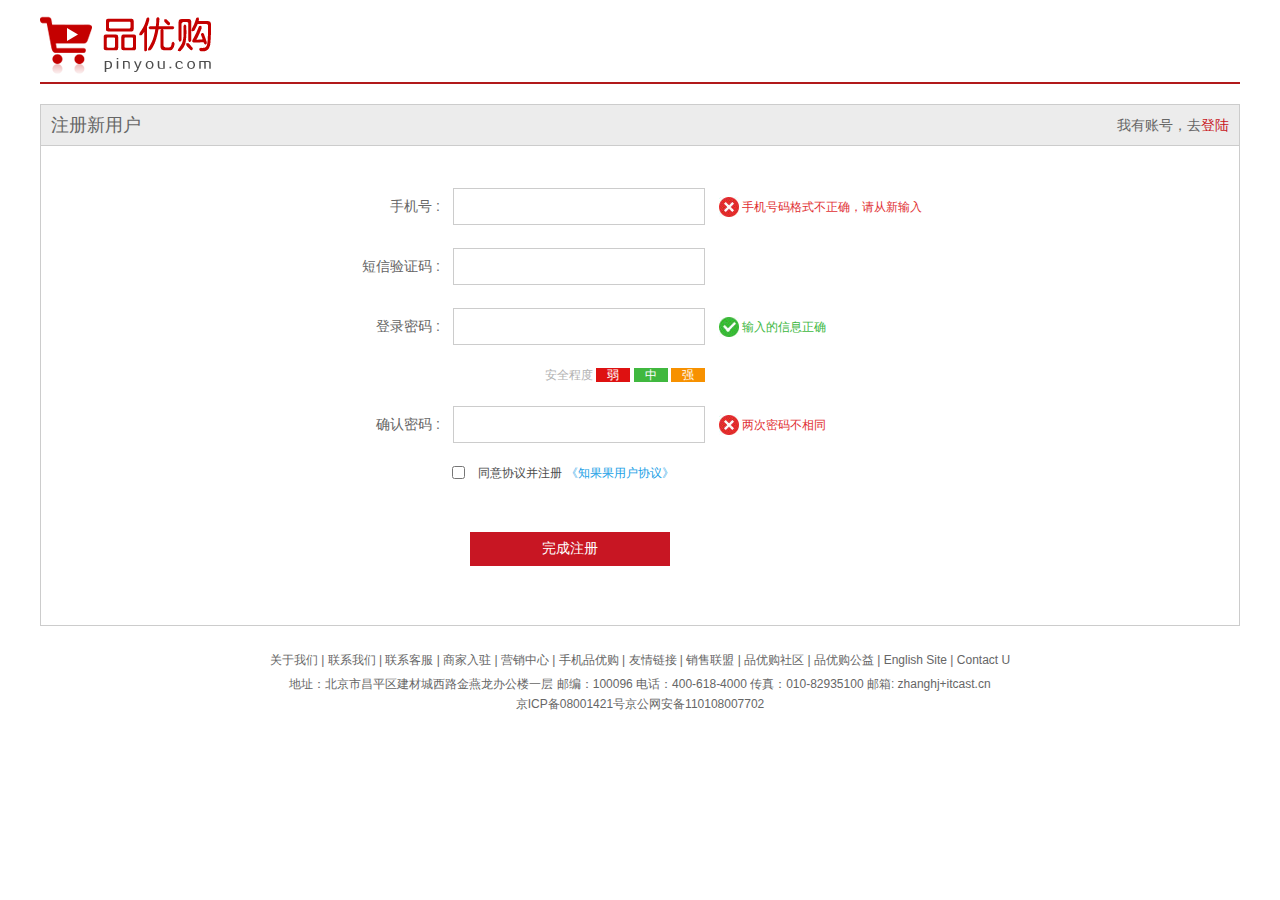
<file: register.html>
<!DOCTYPE html>
<html lang="en">

<head>
    <meta charset="UTF-8">
    <meta name="viewport" content="width=device-width, initial-scale=1.0">
    <title>注册页面</title>
    <link rel="stylesheet" href="css/base.css">
    <link rel="stylesheet" href="css/register.css">
</head>

<body>
    <div class="w">
        <!-- header -->
        <div class="header">
            <div class="logo">
                <a href="index.html">
                    <img src="img/logo.png" alt="">
                </a>
            </div>
        </div>
        <!-- registerarea -->
        <div class="registerarea">
            <h3>
                注册新用户
                <em>我有账号，去<a href="#">登陆</a></em>
            </h3>
            <div class="reg_from">
                <form action="#">
                    <ul>
                        <li>
                            <label for="tel">手机号 :</label>
                            <input type="text" class="inp" id="tel">
                            <span class="error">
                                <i class="error_icon"></i>
                                手机号码格式不正确，请从新输入
                            </span>
                        </li>
                        <li>
                            <label for="auth">短信验证码 :</label>
                            <input type="text" class="inp" id="auth">
                        </li>
                        <li>
                            <label for="pwd">登录密码 :</label>
                            <input type="password" class="inp" id="pwd">
                            <span class="success">
                                <i class="success_icon"></i>
                                输入的信息正确
                            </span>
                        </li>
                        <li class="safe">
                            安全程度
                            <em class="ruo">弱</em>
                            <em class="zhong">中</em>
                            <em class="qiang">强</em>
                        </li>
                        <li>
                            <label for="npwd">确认密码 :</label>
                            <input type="password" class="inp" id="npwd">
                            <span class="error">
                                <i class="error_icon"></i>
                                两次密码不相同
                            </span>
                        </li>
                        <li class="agree">
                            <input type="checkbox" class="choose">
                            <span>同意协议并注册</span>
                            <a href="#">《知果果用户协议》</a>
                        </li>
                        <li>
                            <input type="submit" value="完成注册" class="over">
                        </li>
                    </ul>
                </form>
            </div>
        </div>
        <!-- footer -->
        <div class="footer">
            <p class="links">关于我们 | 联系我们 | 联系客服 | 商家入驻 | 营销中心 | 手机品优购 | 友情链接 | 销售联盟 | 品优购社区 | 品优购公益 | English Site | Contact U</p>
            <p class="copyright">地址：北京市昌平区建材城西路金燕龙办公楼一层 邮编：100096 电话：400-618-4000 传真：010-82935100 邮箱: zhanghj+itcast.cn
                <br> 京ICP备08001421号京公网安备110108007702
            </p>
        </div>
    </div>
</body>

</html>
</file>
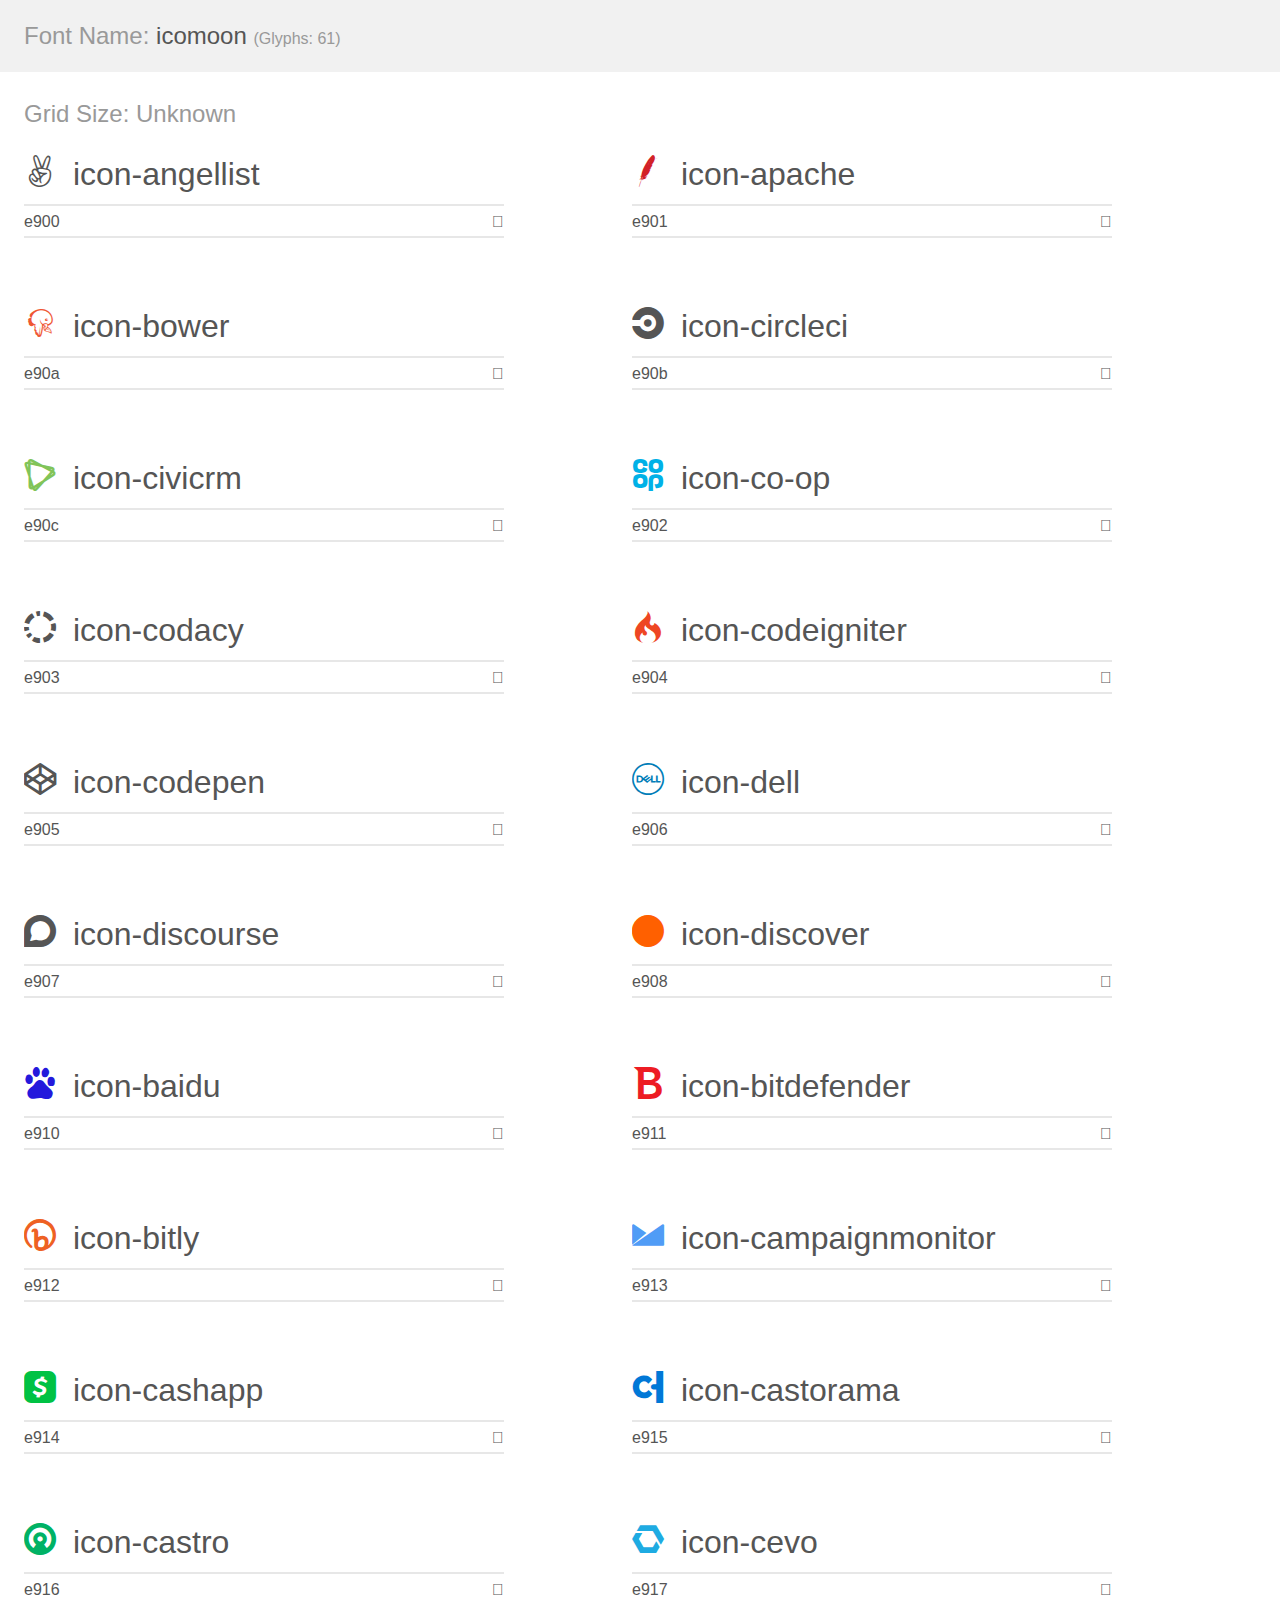
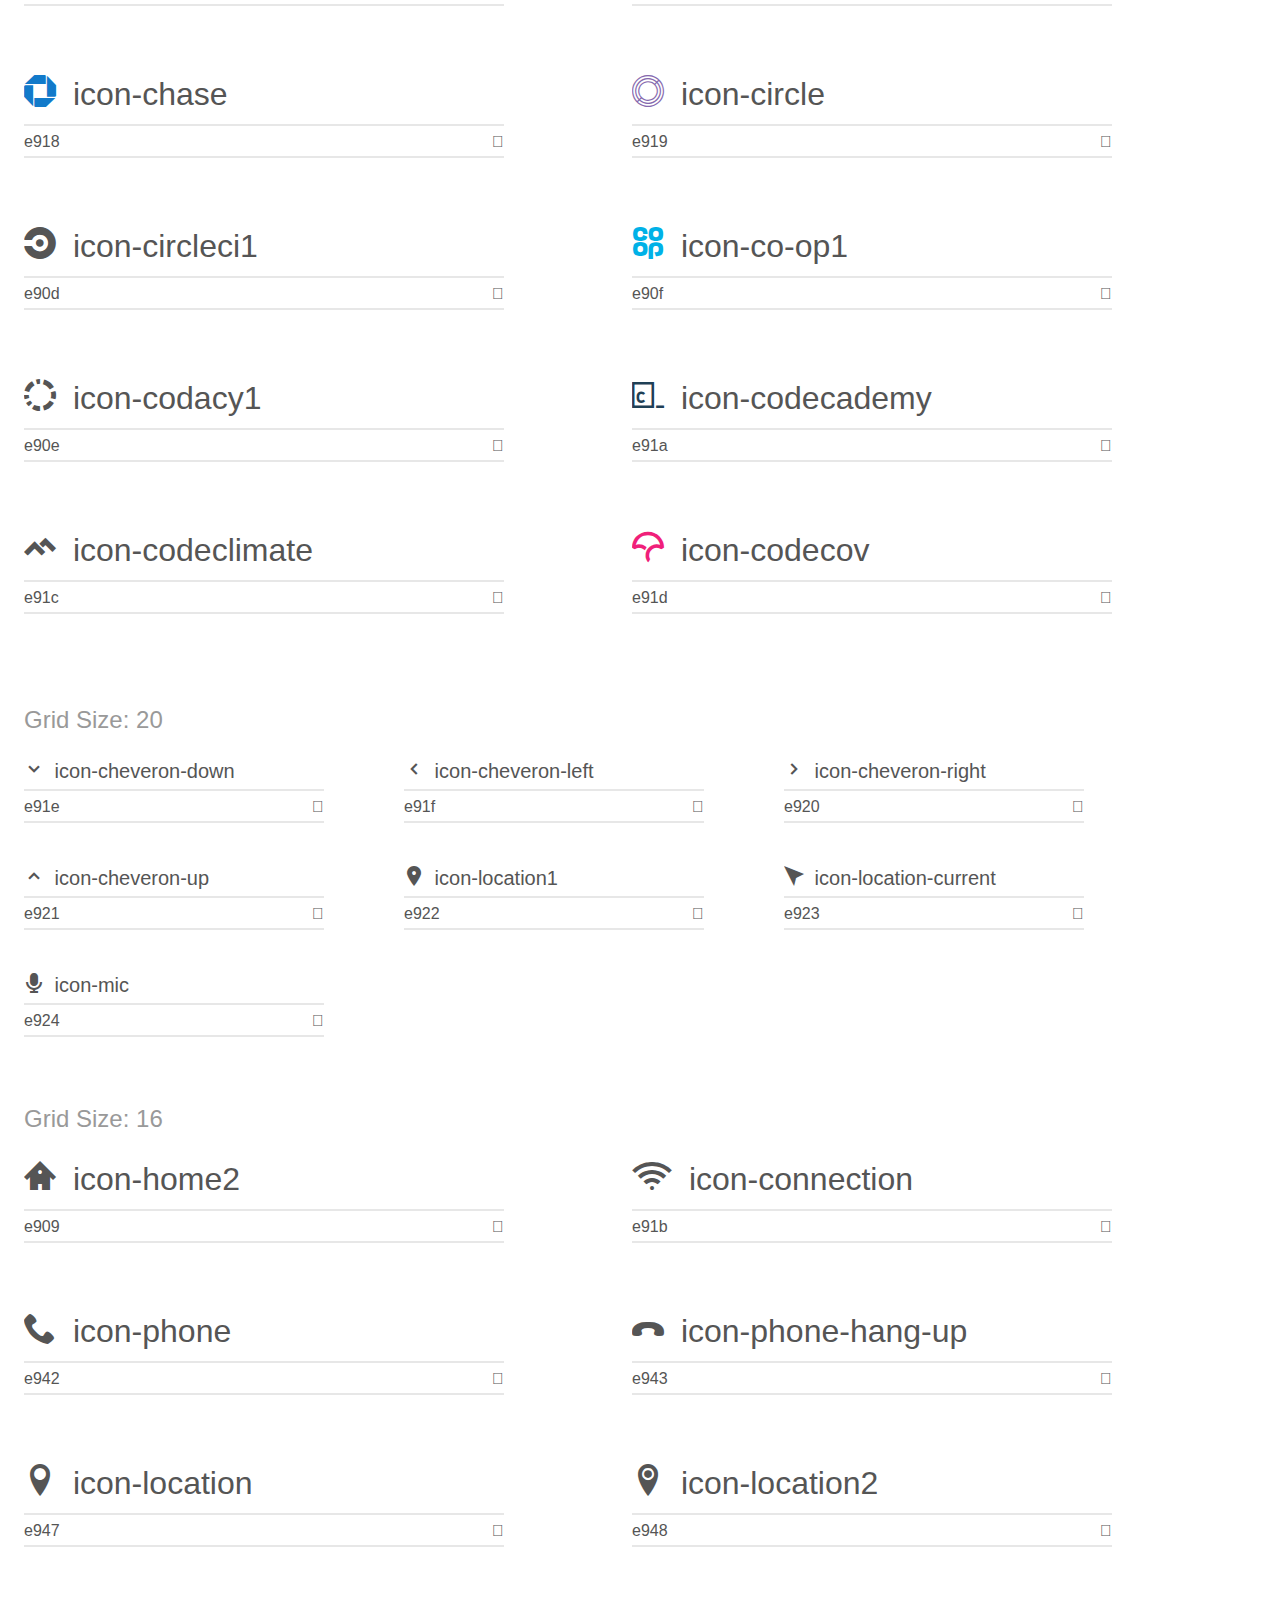
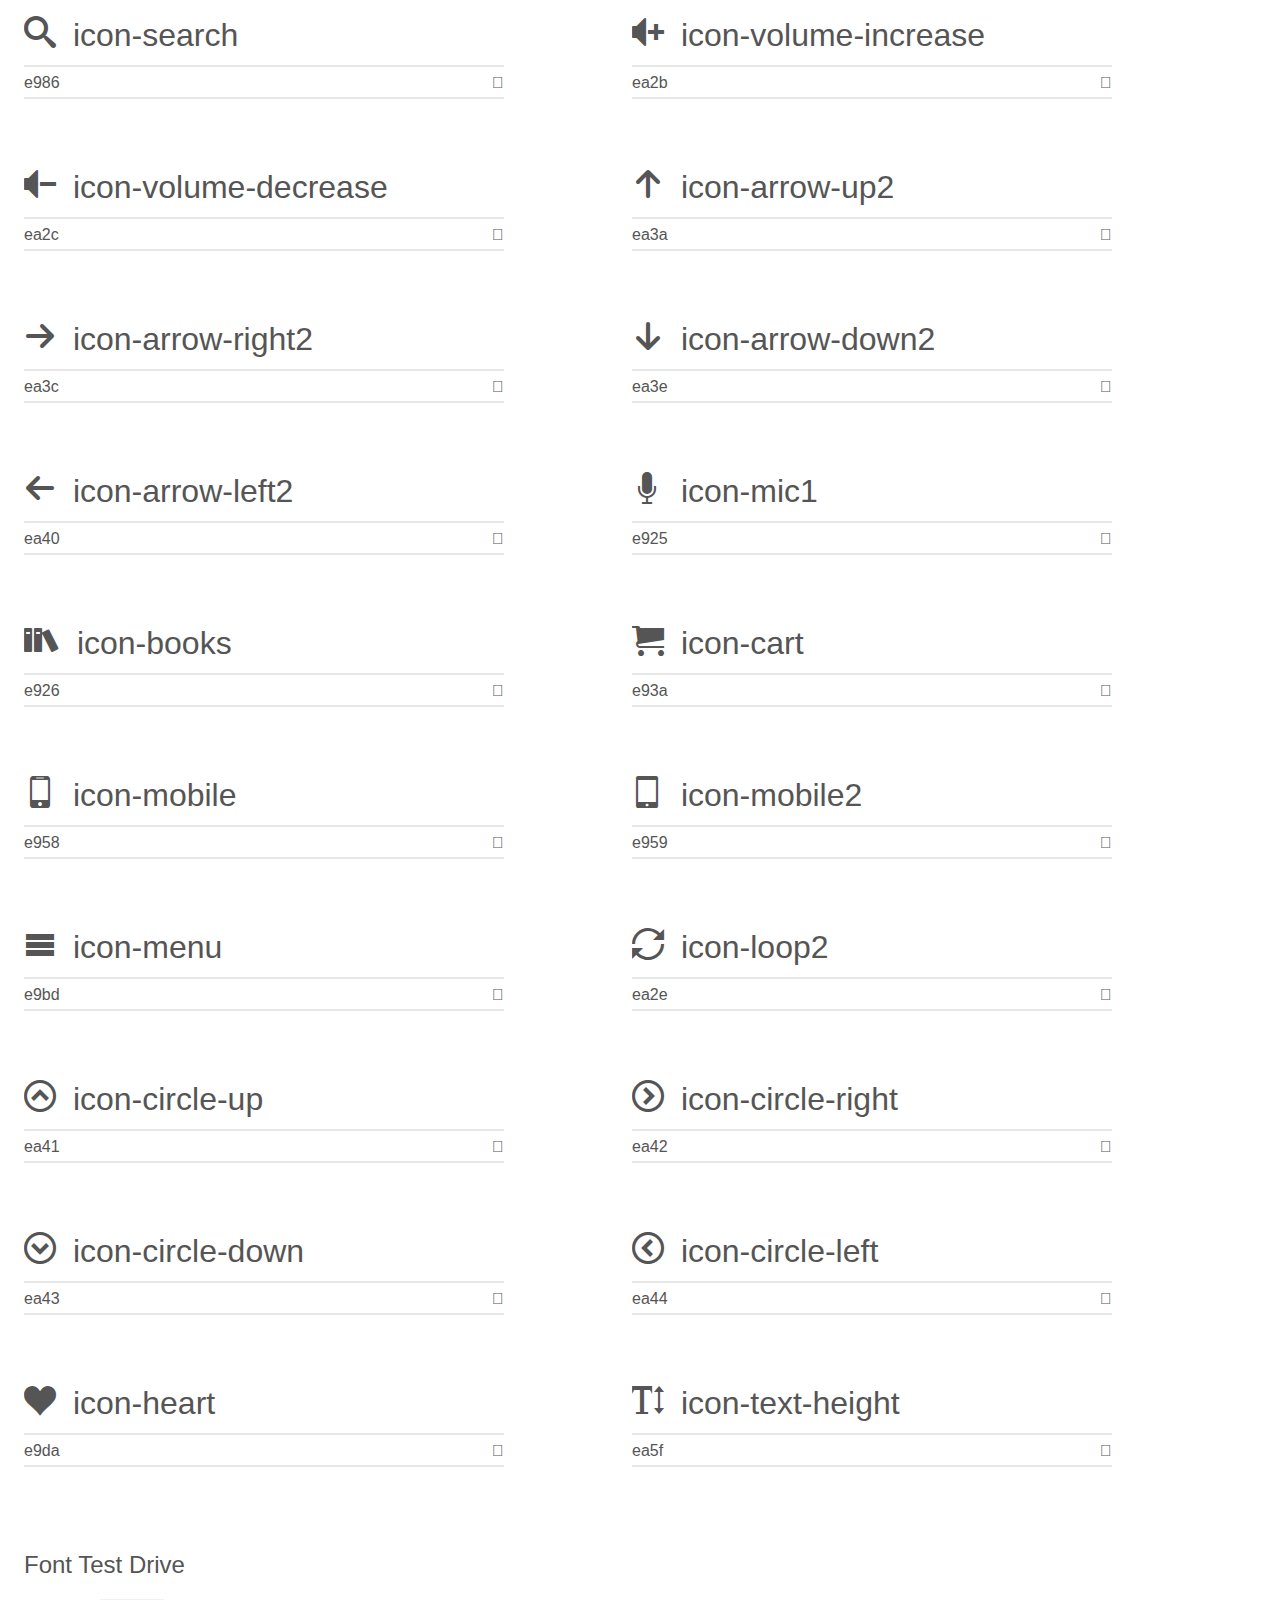
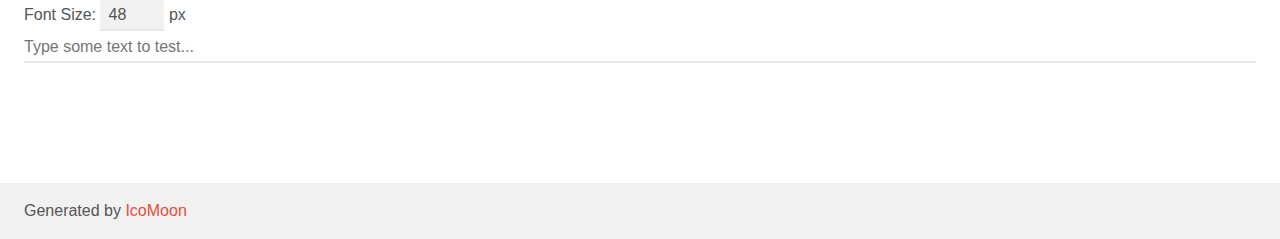
<file: icomoon/demo.html>
<!doctype html>
<html>
<head>
    <meta charset="utf-8">
    <title>IcoMoon Demo</title>
    <meta name="description" content="An Icon Font Generated By IcoMoon.io">
    <meta name="viewport" content="width=device-width, initial-scale=1">
    <link rel="stylesheet" href="demo-files/demo.css">
    <link rel="stylesheet" href="style.css"></head>
<body>
    <div class="bgc1 clearfix">
        <h1 class="mhmm mvm"><span class="fgc1">Font Name:</span> icomoon <small class="fgc1">(Glyphs:&nbsp;61)</small></h1>
    </div>
    <div class="clearfix mhl ptl">
        <h1 class="mvm mtn fgc1">Grid Size: Unknown</h1>
        <div class="glyph fs1">
            <div class="clearfix bshadow0 pbs">
                <span class="icon-angellist"></span>
                <span class="mls"> icon-angellist</span>
            </div>
            <fieldset class="fs0 size1of1 clearfix hidden-false">
                <input type="text" readonly value="e900" class="unit size1of2" />
                <input type="text" maxlength="1" readonly value="&#xe900;" class="unitRight size1of2 talign-right" />
            </fieldset>
            <div class="fs0 bshadow0 clearfix hidden-true">
                <span class="unit pvs fgc1">liga: </span>
                <input type="text" readonly value="" class="liga unitRight" />
            </div>
        </div>
        <div class="glyph fs1">
            <div class="clearfix bshadow0 pbs">
                <span class="icon-apache"></span>
                <span class="mls"> icon-apache</span>
            </div>
            <fieldset class="fs0 size1of1 clearfix hidden-false">
                <input type="text" readonly value="e901" class="unit size1of2" />
                <input type="text" maxlength="1" readonly value="&#xe901;" class="unitRight size1of2 talign-right" />
            </fieldset>
            <div class="fs0 bshadow0 clearfix hidden-true">
                <span class="unit pvs fgc1">liga: </span>
                <input type="text" readonly value="" class="liga unitRight" />
            </div>
        </div>
        <div class="glyph fs1">
            <div class="clearfix bshadow0 pbs">
                <span class="icon-bower"></span>
                <span class="mls"> icon-bower</span>
            </div>
            <fieldset class="fs0 size1of1 clearfix hidden-false">
                <input type="text" readonly value="e90a" class="unit size1of2" />
                <input type="text" maxlength="1" readonly value="&#xe90a;" class="unitRight size1of2 talign-right" />
            </fieldset>
            <div class="fs0 bshadow0 clearfix hidden-true">
                <span class="unit pvs fgc1">liga: </span>
                <input type="text" readonly value="" class="liga unitRight" />
            </div>
        </div>
        <div class="glyph fs1">
            <div class="clearfix bshadow0 pbs">
                <span class="icon-circleci"></span>
                <span class="mls"> icon-circleci</span>
            </div>
            <fieldset class="fs0 size1of1 clearfix hidden-false">
                <input type="text" readonly value="e90b" class="unit size1of2" />
                <input type="text" maxlength="1" readonly value="&#xe90b;" class="unitRight size1of2 talign-right" />
            </fieldset>
            <div class="fs0 bshadow0 clearfix hidden-true">
                <span class="unit pvs fgc1">liga: </span>
                <input type="text" readonly value="" class="liga unitRight" />
            </div>
        </div>
        <div class="glyph fs1">
            <div class="clearfix bshadow0 pbs">
                <span class="icon-civicrm"></span>
                <span class="mls"> icon-civicrm</span>
            </div>
            <fieldset class="fs0 size1of1 clearfix hidden-false">
                <input type="text" readonly value="e90c" class="unit size1of2" />
                <input type="text" maxlength="1" readonly value="&#xe90c;" class="unitRight size1of2 talign-right" />
            </fieldset>
            <div class="fs0 bshadow0 clearfix hidden-true">
                <span class="unit pvs fgc1">liga: </span>
                <input type="text" readonly value="" class="liga unitRight" />
            </div>
        </div>
        <div class="glyph fs1">
            <div class="clearfix bshadow0 pbs">
                <span class="icon-co-op"></span>
                <span class="mls"> icon-co-op</span>
            </div>
            <fieldset class="fs0 size1of1 clearfix hidden-false">
                <input type="text" readonly value="e902" class="unit size1of2" />
                <input type="text" maxlength="1" readonly value="&#xe902;" class="unitRight size1of2 talign-right" />
            </fieldset>
            <div class="fs0 bshadow0 clearfix hidden-true">
                <span class="unit pvs fgc1">liga: </span>
                <input type="text" readonly value="" class="liga unitRight" />
            </div>
        </div>
        <div class="glyph fs1">
            <div class="clearfix bshadow0 pbs">
                <span class="icon-codacy"></span>
                <span class="mls"> icon-codacy</span>
            </div>
            <fieldset class="fs0 size1of1 clearfix hidden-false">
                <input type="text" readonly value="e903" class="unit size1of2" />
                <input type="text" maxlength="1" readonly value="&#xe903;" class="unitRight size1of2 talign-right" />
            </fieldset>
            <div class="fs0 bshadow0 clearfix hidden-true">
                <span class="unit pvs fgc1">liga: </span>
                <input type="text" readonly value="" class="liga unitRight" />
            </div>
        </div>
        <div class="glyph fs1">
            <div class="clearfix bshadow0 pbs">
                <span class="icon-codeigniter"></span>
                <span class="mls"> icon-codeigniter</span>
            </div>
            <fieldset class="fs0 size1of1 clearfix hidden-false">
                <input type="text" readonly value="e904" class="unit size1of2" />
                <input type="text" maxlength="1" readonly value="&#xe904;" class="unitRight size1of2 talign-right" />
            </fieldset>
            <div class="fs0 bshadow0 clearfix hidden-true">
                <span class="unit pvs fgc1">liga: </span>
                <input type="text" readonly value="" class="liga unitRight" />
            </div>
        </div>
        <div class="glyph fs1">
            <div class="clearfix bshadow0 pbs">
                <span class="icon-codepen"></span>
                <span class="mls"> icon-codepen</span>
            </div>
            <fieldset class="fs0 size1of1 clearfix hidden-false">
                <input type="text" readonly value="e905" class="unit size1of2" />
                <input type="text" maxlength="1" readonly value="&#xe905;" class="unitRight size1of2 talign-right" />
            </fieldset>
            <div class="fs0 bshadow0 clearfix hidden-true">
                <span class="unit pvs fgc1">liga: </span>
                <input type="text" readonly value="" class="liga unitRight" />
            </div>
        </div>
        <div class="glyph fs1">
            <div class="clearfix bshadow0 pbs">
                <span class="icon-dell"></span>
                <span class="mls"> icon-dell</span>
            </div>
            <fieldset class="fs0 size1of1 clearfix hidden-false">
                <input type="text" readonly value="e906" class="unit size1of2" />
                <input type="text" maxlength="1" readonly value="&#xe906;" class="unitRight size1of2 talign-right" />
            </fieldset>
            <div class="fs0 bshadow0 clearfix hidden-true">
                <span class="unit pvs fgc1">liga: </span>
                <input type="text" readonly value="" class="liga unitRight" />
            </div>
        </div>
        <div class="glyph fs1">
            <div class="clearfix bshadow0 pbs">
                <span class="icon-discourse"></span>
                <span class="mls"> icon-discourse</span>
            </div>
            <fieldset class="fs0 size1of1 clearfix hidden-false">
                <input type="text" readonly value="e907" class="unit size1of2" />
                <input type="text" maxlength="1" readonly value="&#xe907;" class="unitRight size1of2 talign-right" />
            </fieldset>
            <div class="fs0 bshadow0 clearfix hidden-true">
                <span class="unit pvs fgc1">liga: </span>
                <input type="text" readonly value="" class="liga unitRight" />
            </div>
        </div>
        <div class="glyph fs1">
            <div class="clearfix bshadow0 pbs">
                <span class="icon-discover"></span>
                <span class="mls"> icon-discover</span>
            </div>
            <fieldset class="fs0 size1of1 clearfix hidden-false">
                <input type="text" readonly value="e908" class="unit size1of2" />
                <input type="text" maxlength="1" readonly value="&#xe908;" class="unitRight size1of2 talign-right" />
            </fieldset>
            <div class="fs0 bshadow0 clearfix hidden-true">
                <span class="unit pvs fgc1">liga: </span>
                <input type="text" readonly value="" class="liga unitRight" />
            </div>
        </div>
        <div class="glyph fs1">
            <div class="clearfix bshadow0 pbs">
                <span class="icon-baidu"></span>
                <span class="mls"> icon-baidu</span>
            </div>
            <fieldset class="fs0 size1of1 clearfix hidden-false">
                <input type="text" readonly value="e910" class="unit size1of2" />
                <input type="text" maxlength="1" readonly value="&#xe910;" class="unitRight size1of2 talign-right" />
            </fieldset>
            <div class="fs0 bshadow0 clearfix hidden-true">
                <span class="unit pvs fgc1">liga: </span>
                <input type="text" readonly value="" class="liga unitRight" />
            </div>
        </div>
        <div class="glyph fs1">
            <div class="clearfix bshadow0 pbs">
                <span class="icon-bitdefender"></span>
                <span class="mls"> icon-bitdefender</span>
            </div>
            <fieldset class="fs0 size1of1 clearfix hidden-false">
                <input type="text" readonly value="e911" class="unit size1of2" />
                <input type="text" maxlength="1" readonly value="&#xe911;" class="unitRight size1of2 talign-right" />
            </fieldset>
            <div class="fs0 bshadow0 clearfix hidden-true">
                <span class="unit pvs fgc1">liga: </span>
                <input type="text" readonly value="" class="liga unitRight" />
            </div>
        </div>
        <div class="glyph fs1">
            <div class="clearfix bshadow0 pbs">
                <span class="icon-bitly"></span>
                <span class="mls"> icon-bitly</span>
            </div>
            <fieldset class="fs0 size1of1 clearfix hidden-false">
                <input type="text" readonly value="e912" class="unit size1of2" />
                <input type="text" maxlength="1" readonly value="&#xe912;" class="unitRight size1of2 talign-right" />
            </fieldset>
            <div class="fs0 bshadow0 clearfix hidden-true">
                <span class="unit pvs fgc1">liga: </span>
                <input type="text" readonly value="" class="liga unitRight" />
            </div>
        </div>
        <div class="glyph fs1">
            <div class="clearfix bshadow0 pbs">
                <span class="icon-campaignmonitor"></span>
                <span class="mls"> icon-campaignmonitor</span>
            </div>
            <fieldset class="fs0 size1of1 clearfix hidden-false">
                <input type="text" readonly value="e913" class="unit size1of2" />
                <input type="text" maxlength="1" readonly value="&#xe913;" class="unitRight size1of2 talign-right" />
            </fieldset>
            <div class="fs0 bshadow0 clearfix hidden-true">
                <span class="unit pvs fgc1">liga: </span>
                <input type="text" readonly value="" class="liga unitRight" />
            </div>
        </div>
        <div class="glyph fs1">
            <div class="clearfix bshadow0 pbs">
                <span class="icon-cashapp"></span>
                <span class="mls"> icon-cashapp</span>
            </div>
            <fieldset class="fs0 size1of1 clearfix hidden-false">
                <input type="text" readonly value="e914" class="unit size1of2" />
                <input type="text" maxlength="1" readonly value="&#xe914;" class="unitRight size1of2 talign-right" />
            </fieldset>
            <div class="fs0 bshadow0 clearfix hidden-true">
                <span class="unit pvs fgc1">liga: </span>
                <input type="text" readonly value="" class="liga unitRight" />
            </div>
        </div>
        <div class="glyph fs1">
            <div class="clearfix bshadow0 pbs">
                <span class="icon-castorama"></span>
                <span class="mls"> icon-castorama</span>
            </div>
            <fieldset class="fs0 size1of1 clearfix hidden-false">
                <input type="text" readonly value="e915" class="unit size1of2" />
                <input type="text" maxlength="1" readonly value="&#xe915;" class="unitRight size1of2 talign-right" />
            </fieldset>
            <div class="fs0 bshadow0 clearfix hidden-true">
                <span class="unit pvs fgc1">liga: </span>
                <input type="text" readonly value="" class="liga unitRight" />
            </div>
        </div>
        <div class="glyph fs1">
            <div class="clearfix bshadow0 pbs">
                <span class="icon-castro"></span>
                <span class="mls"> icon-castro</span>
            </div>
            <fieldset class="fs0 size1of1 clearfix hidden-false">
                <input type="text" readonly value="e916" class="unit size1of2" />
                <input type="text" maxlength="1" readonly value="&#xe916;" class="unitRight size1of2 talign-right" />
            </fieldset>
            <div class="fs0 bshadow0 clearfix hidden-true">
                <span class="unit pvs fgc1">liga: </span>
                <input type="text" readonly value="" class="liga unitRight" />
            </div>
        </div>
        <div class="glyph fs1">
            <div class="clearfix bshadow0 pbs">
                <span class="icon-cevo"></span>
                <span class="mls"> icon-cevo</span>
            </div>
            <fieldset class="fs0 size1of1 clearfix hidden-false">
                <input type="text" readonly value="e917" class="unit size1of2" />
                <input type="text" maxlength="1" readonly value="&#xe917;" class="unitRight size1of2 talign-right" />
            </fieldset>
            <div class="fs0 bshadow0 clearfix hidden-true">
                <span class="unit pvs fgc1">liga: </span>
                <input type="text" readonly value="" class="liga unitRight" />
            </div>
        </div>
        <div class="glyph fs1">
            <div class="clearfix bshadow0 pbs">
                <span class="icon-chase"></span>
                <span class="mls"> icon-chase</span>
            </div>
            <fieldset class="fs0 size1of1 clearfix hidden-false">
                <input type="text" readonly value="e918" class="unit size1of2" />
                <input type="text" maxlength="1" readonly value="&#xe918;" class="unitRight size1of2 talign-right" />
            </fieldset>
            <div class="fs0 bshadow0 clearfix hidden-true">
                <span class="unit pvs fgc1">liga: </span>
                <input type="text" readonly value="" class="liga unitRight" />
            </div>
        </div>
        <div class="glyph fs1">
            <div class="clearfix bshadow0 pbs">
                <span class="icon-circle"></span>
                <span class="mls"> icon-circle</span>
            </div>
            <fieldset class="fs0 size1of1 clearfix hidden-false">
                <input type="text" readonly value="e919" class="unit size1of2" />
                <input type="text" maxlength="1" readonly value="&#xe919;" class="unitRight size1of2 talign-right" />
            </fieldset>
            <div class="fs0 bshadow0 clearfix hidden-true">
                <span class="unit pvs fgc1">liga: </span>
                <input type="text" readonly value="" class="liga unitRight" />
            </div>
        </div>
        <div class="glyph fs1">
            <div class="clearfix bshadow0 pbs">
                <span class="icon-circleci1"></span>
                <span class="mls"> icon-circleci1</span>
            </div>
            <fieldset class="fs0 size1of1 clearfix hidden-false">
                <input type="text" readonly value="e90d" class="unit size1of2" />
                <input type="text" maxlength="1" readonly value="&#xe90d;" class="unitRight size1of2 talign-right" />
            </fieldset>
            <div class="fs0 bshadow0 clearfix hidden-true">
                <span class="unit pvs fgc1">liga: </span>
                <input type="text" readonly value="" class="liga unitRight" />
            </div>
        </div>
        <div class="glyph fs1">
            <div class="clearfix bshadow0 pbs">
                <span class="icon-co-op1"></span>
                <span class="mls"> icon-co-op1</span>
            </div>
            <fieldset class="fs0 size1of1 clearfix hidden-false">
                <input type="text" readonly value="e90f" class="unit size1of2" />
                <input type="text" maxlength="1" readonly value="&#xe90f;" class="unitRight size1of2 talign-right" />
            </fieldset>
            <div class="fs0 bshadow0 clearfix hidden-true">
                <span class="unit pvs fgc1">liga: </span>
                <input type="text" readonly value="" class="liga unitRight" />
            </div>
        </div>
        <div class="glyph fs1">
            <div class="clearfix bshadow0 pbs">
                <span class="icon-codacy1"></span>
                <span class="mls"> icon-codacy1</span>
            </div>
            <fieldset class="fs0 size1of1 clearfix hidden-false">
                <input type="text" readonly value="e90e" class="unit size1of2" />
                <input type="text" maxlength="1" readonly value="&#xe90e;" class="unitRight size1of2 talign-right" />
            </fieldset>
            <div class="fs0 bshadow0 clearfix hidden-true">
                <span class="unit pvs fgc1">liga: </span>
                <input type="text" readonly value="" class="liga unitRight" />
            </div>
        </div>
        <div class="glyph fs1">
            <div class="clearfix bshadow0 pbs">
                <span class="icon-codecademy"></span>
                <span class="mls"> icon-codecademy</span>
            </div>
            <fieldset class="fs0 size1of1 clearfix hidden-false">
                <input type="text" readonly value="e91a" class="unit size1of2" />
                <input type="text" maxlength="1" readonly value="&#xe91a;" class="unitRight size1of2 talign-right" />
            </fieldset>
            <div class="fs0 bshadow0 clearfix hidden-true">
                <span class="unit pvs fgc1">liga: </span>
                <input type="text" readonly value="" class="liga unitRight" />
            </div>
        </div>
        <div class="glyph fs1">
            <div class="clearfix bshadow0 pbs">
                <span class="icon-codeclimate"></span>
                <span class="mls"> icon-codeclimate</span>
            </div>
            <fieldset class="fs0 size1of1 clearfix hidden-false">
                <input type="text" readonly value="e91c" class="unit size1of2" />
                <input type="text" maxlength="1" readonly value="&#xe91c;" class="unitRight size1of2 talign-right" />
            </fieldset>
            <div class="fs0 bshadow0 clearfix hidden-true">
                <span class="unit pvs fgc1">liga: </span>
                <input type="text" readonly value="" class="liga unitRight" />
            </div>
        </div>
        <div class="glyph fs1">
            <div class="clearfix bshadow0 pbs">
                <span class="icon-codecov"></span>
                <span class="mls"> icon-codecov</span>
            </div>
            <fieldset class="fs0 size1of1 clearfix hidden-false">
                <input type="text" readonly value="e91d" class="unit size1of2" />
                <input type="text" maxlength="1" readonly value="&#xe91d;" class="unitRight size1of2 talign-right" />
            </fieldset>
            <div class="fs0 bshadow0 clearfix hidden-true">
                <span class="unit pvs fgc1">liga: </span>
                <input type="text" readonly value="" class="liga unitRight" />
            </div>
        </div>
    </div>
    <div class="clearfix mhl ptl">
        <h1 class="mvm mtn fgc1">Grid Size: 20</h1>
        <div class="glyph fs2">
            <div class="clearfix bshadow0 pbs">
                <span class="icon-cheveron-down"></span>
                <span class="mls"> icon-cheveron-down</span>
            </div>
            <fieldset class="fs0 size1of1 clearfix hidden-false">
                <input type="text" readonly value="e91e" class="unit size1of2" />
                <input type="text" maxlength="1" readonly value="&#xe91e;" class="unitRight size1of2 talign-right" />
            </fieldset>
            <div class="fs0 bshadow0 clearfix hidden-true">
                <span class="unit pvs fgc1">liga: </span>
                <input type="text" readonly value="" class="liga unitRight" />
            </div>
        </div>
        <div class="glyph fs2">
            <div class="clearfix bshadow0 pbs">
                <span class="icon-cheveron-left"></span>
                <span class="mls"> icon-cheveron-left</span>
            </div>
            <fieldset class="fs0 size1of1 clearfix hidden-false">
                <input type="text" readonly value="e91f" class="unit size1of2" />
                <input type="text" maxlength="1" readonly value="&#xe91f;" class="unitRight size1of2 talign-right" />
            </fieldset>
            <div class="fs0 bshadow0 clearfix hidden-true">
                <span class="unit pvs fgc1">liga: </span>
                <input type="text" readonly value="" class="liga unitRight" />
            </div>
        </div>
        <div class="glyph fs2">
            <div class="clearfix bshadow0 pbs">
                <span class="icon-cheveron-right"></span>
                <span class="mls"> icon-cheveron-right</span>
            </div>
            <fieldset class="fs0 size1of1 clearfix hidden-false">
                <input type="text" readonly value="e920" class="unit size1of2" />
                <input type="text" maxlength="1" readonly value="&#xe920;" class="unitRight size1of2 talign-right" />
            </fieldset>
            <div class="fs0 bshadow0 clearfix hidden-true">
                <span class="unit pvs fgc1">liga: </span>
                <input type="text" readonly value="" class="liga unitRight" />
            </div>
        </div>
        <div class="glyph fs2">
            <div class="clearfix bshadow0 pbs">
                <span class="icon-cheveron-up"></span>
                <span class="mls"> icon-cheveron-up</span>
            </div>
            <fieldset class="fs0 size1of1 clearfix hidden-false">
                <input type="text" readonly value="e921" class="unit size1of2" />
                <input type="text" maxlength="1" readonly value="&#xe921;" class="unitRight size1of2 talign-right" />
            </fieldset>
            <div class="fs0 bshadow0 clearfix hidden-true">
                <span class="unit pvs fgc1">liga: </span>
                <input type="text" readonly value="" class="liga unitRight" />
            </div>
        </div>
        <div class="glyph fs2">
            <div class="clearfix bshadow0 pbs">
                <span class="icon-location1"></span>
                <span class="mls"> icon-location1</span>
            </div>
            <fieldset class="fs0 size1of1 clearfix hidden-false">
                <input type="text" readonly value="e922" class="unit size1of2" />
                <input type="text" maxlength="1" readonly value="&#xe922;" class="unitRight size1of2 talign-right" />
            </fieldset>
            <div class="fs0 bshadow0 clearfix hidden-true">
                <span class="unit pvs fgc1">liga: </span>
                <input type="text" readonly value="" class="liga unitRight" />
            </div>
        </div>
        <div class="glyph fs2">
            <div class="clearfix bshadow0 pbs">
                <span class="icon-location-current"></span>
                <span class="mls"> icon-location-current</span>
            </div>
            <fieldset class="fs0 size1of1 clearfix hidden-false">
                <input type="text" readonly value="e923" class="unit size1of2" />
                <input type="text" maxlength="1" readonly value="&#xe923;" class="unitRight size1of2 talign-right" />
            </fieldset>
            <div class="fs0 bshadow0 clearfix hidden-true">
                <span class="unit pvs fgc1">liga: </span>
                <input type="text" readonly value="" class="liga unitRight" />
            </div>
        </div>
        <div class="glyph fs2">
            <div class="clearfix bshadow0 pbs">
                <span class="icon-mic"></span>
                <span class="mls"> icon-mic</span>
            </div>
            <fieldset class="fs0 size1of1 clearfix hidden-false">
                <input type="text" readonly value="e924" class="unit size1of2" />
                <input type="text" maxlength="1" readonly value="&#xe924;" class="unitRight size1of2 talign-right" />
            </fieldset>
            <div class="fs0 bshadow0 clearfix hidden-true">
                <span class="unit pvs fgc1">liga: </span>
                <input type="text" readonly value="" class="liga unitRight" />
            </div>
        </div>
    </div>
    <div class="clearfix mhl ptl">
        <h1 class="mvm mtn fgc1">Grid Size: 16</h1>
        <div class="glyph fs3">
            <div class="clearfix bshadow0 pbs">
                <span class="icon-home2"></span>
                <span class="mls"> icon-home2</span>
            </div>
            <fieldset class="fs0 size1of1 clearfix hidden-false">
                <input type="text" readonly value="e909" class="unit size1of2" />
                <input type="text" maxlength="1" readonly value="&#xe909;" class="unitRight size1of2 talign-right" />
            </fieldset>
            <div class="fs0 bshadow0 clearfix hidden-true">
                <span class="unit pvs fgc1">liga: </span>
                <input type="text" readonly value="home2, house2" class="liga unitRight" />
            </div>
        </div>
        <div class="glyph fs3">
            <div class="clearfix bshadow0 pbs">
                <span class="icon-connection"></span>
                <span class="mls"> icon-connection</span>
            </div>
            <fieldset class="fs0 size1of1 clearfix hidden-false">
                <input type="text" readonly value="e91b" class="unit size1of2" />
                <input type="text" maxlength="1" readonly value="&#xe91b;" class="unitRight size1of2 talign-right" />
            </fieldset>
            <div class="fs0 bshadow0 clearfix hidden-true">
                <span class="unit pvs fgc1">liga: </span>
                <input type="text" readonly value="connection, wifi" class="liga unitRight" />
            </div>
        </div>
        <div class="glyph fs3">
            <div class="clearfix bshadow0 pbs">
                <span class="icon-phone"></span>
                <span class="mls"> icon-phone</span>
            </div>
            <fieldset class="fs0 size1of1 clearfix hidden-false">
                <input type="text" readonly value="e942" class="unit size1of2" />
                <input type="text" maxlength="1" readonly value="&#xe942;" class="unitRight size1of2 talign-right" />
            </fieldset>
            <div class="fs0 bshadow0 clearfix hidden-true">
                <span class="unit pvs fgc1">liga: </span>
                <input type="text" readonly value="phone, telephone" class="liga unitRight" />
            </div>
        </div>
        <div class="glyph fs3">
            <div class="clearfix bshadow0 pbs">
                <span class="icon-phone-hang-up"></span>
                <span class="mls"> icon-phone-hang-up</span>
            </div>
            <fieldset class="fs0 size1of1 clearfix hidden-false">
                <input type="text" readonly value="e943" class="unit size1of2" />
                <input type="text" maxlength="1" readonly value="&#xe943;" class="unitRight size1of2 talign-right" />
            </fieldset>
            <div class="fs0 bshadow0 clearfix hidden-true">
                <span class="unit pvs fgc1">liga: </span>
                <input type="text" readonly value="phone-hang-up, telephone2" class="liga unitRight" />
            </div>
        </div>
        <div class="glyph fs3">
            <div class="clearfix bshadow0 pbs">
                <span class="icon-location"></span>
                <span class="mls"> icon-location</span>
            </div>
            <fieldset class="fs0 size1of1 clearfix hidden-false">
                <input type="text" readonly value="e947" class="unit size1of2" />
                <input type="text" maxlength="1" readonly value="&#xe947;" class="unitRight size1of2 talign-right" />
            </fieldset>
            <div class="fs0 bshadow0 clearfix hidden-true">
                <span class="unit pvs fgc1">liga: </span>
                <input type="text" readonly value="location, map-marker" class="liga unitRight" />
            </div>
        </div>
        <div class="glyph fs3">
            <div class="clearfix bshadow0 pbs">
                <span class="icon-location2"></span>
                <span class="mls"> icon-location2</span>
            </div>
            <fieldset class="fs0 size1of1 clearfix hidden-false">
                <input type="text" readonly value="e948" class="unit size1of2" />
                <input type="text" maxlength="1" readonly value="&#xe948;" class="unitRight size1of2 talign-right" />
            </fieldset>
            <div class="fs0 bshadow0 clearfix hidden-true">
                <span class="unit pvs fgc1">liga: </span>
                <input type="text" readonly value="location2, map-marker2" class="liga unitRight" />
            </div>
        </div>
        <div class="glyph fs3">
            <div class="clearfix bshadow0 pbs">
                <span class="icon-search"></span>
                <span class="mls"> icon-search</span>
            </div>
            <fieldset class="fs0 size1of1 clearfix hidden-false">
                <input type="text" readonly value="e986" class="unit size1of2" />
                <input type="text" maxlength="1" readonly value="&#xe986;" class="unitRight size1of2 talign-right" />
            </fieldset>
            <div class="fs0 bshadow0 clearfix hidden-true">
                <span class="unit pvs fgc1">liga: </span>
                <input type="text" readonly value="search, magnifier" class="liga unitRight" />
            </div>
        </div>
        <div class="glyph fs3">
            <div class="clearfix bshadow0 pbs">
                <span class="icon-volume-increase"></span>
                <span class="mls"> icon-volume-increase</span>
            </div>
            <fieldset class="fs0 size1of1 clearfix hidden-false">
                <input type="text" readonly value="ea2b" class="unit size1of2" />
                <input type="text" maxlength="1" readonly value="&#xea2b;" class="unitRight size1of2 talign-right" />
            </fieldset>
            <div class="fs0 bshadow0 clearfix hidden-true">
                <span class="unit pvs fgc1">liga: </span>
                <input type="text" readonly value="volume-increase, volume6" class="liga unitRight" />
            </div>
        </div>
        <div class="glyph fs3">
            <div class="clearfix bshadow0 pbs">
                <span class="icon-volume-decrease"></span>
                <span class="mls"> icon-volume-decrease</span>
            </div>
            <fieldset class="fs0 size1of1 clearfix hidden-false">
                <input type="text" readonly value="ea2c" class="unit size1of2" />
                <input type="text" maxlength="1" readonly value="&#xea2c;" class="unitRight size1of2 talign-right" />
            </fieldset>
            <div class="fs0 bshadow0 clearfix hidden-true">
                <span class="unit pvs fgc1">liga: </span>
                <input type="text" readonly value="volume-decrease, volume7" class="liga unitRight" />
            </div>
        </div>
        <div class="glyph fs3">
            <div class="clearfix bshadow0 pbs">
                <span class="icon-arrow-up2"></span>
                <span class="mls"> icon-arrow-up2</span>
            </div>
            <fieldset class="fs0 size1of1 clearfix hidden-false">
                <input type="text" readonly value="ea3a" class="unit size1of2" />
                <input type="text" maxlength="1" readonly value="&#xea3a;" class="unitRight size1of2 talign-right" />
            </fieldset>
            <div class="fs0 bshadow0 clearfix hidden-true">
                <span class="unit pvs fgc1">liga: </span>
                <input type="text" readonly value="arrow-up2, up2" class="liga unitRight" />
            </div>
        </div>
        <div class="glyph fs3">
            <div class="clearfix bshadow0 pbs">
                <span class="icon-arrow-right2"></span>
                <span class="mls"> icon-arrow-right2</span>
            </div>
            <fieldset class="fs0 size1of1 clearfix hidden-false">
                <input type="text" readonly value="ea3c" class="unit size1of2" />
                <input type="text" maxlength="1" readonly value="&#xea3c;" class="unitRight size1of2 talign-right" />
            </fieldset>
            <div class="fs0 bshadow0 clearfix hidden-true">
                <span class="unit pvs fgc1">liga: </span>
                <input type="text" readonly value="arrow-right2, right4" class="liga unitRight" />
            </div>
        </div>
        <div class="glyph fs3">
            <div class="clearfix bshadow0 pbs">
                <span class="icon-arrow-down2"></span>
                <span class="mls"> icon-arrow-down2</span>
            </div>
            <fieldset class="fs0 size1of1 clearfix hidden-false">
                <input type="text" readonly value="ea3e" class="unit size1of2" />
                <input type="text" maxlength="1" readonly value="&#xea3e;" class="unitRight size1of2 talign-right" />
            </fieldset>
            <div class="fs0 bshadow0 clearfix hidden-true">
                <span class="unit pvs fgc1">liga: </span>
                <input type="text" readonly value="arrow-down2, down2" class="liga unitRight" />
            </div>
        </div>
        <div class="glyph fs3">
            <div class="clearfix bshadow0 pbs">
                <span class="icon-arrow-left2"></span>
                <span class="mls"> icon-arrow-left2</span>
            </div>
            <fieldset class="fs0 size1of1 clearfix hidden-false">
                <input type="text" readonly value="ea40" class="unit size1of2" />
                <input type="text" maxlength="1" readonly value="&#xea40;" class="unitRight size1of2 talign-right" />
            </fieldset>
            <div class="fs0 bshadow0 clearfix hidden-true">
                <span class="unit pvs fgc1">liga: </span>
                <input type="text" readonly value="arrow-left2, left4" class="liga unitRight" />
            </div>
        </div>
        <div class="glyph fs3">
            <div class="clearfix bshadow0 pbs">
                <span class="icon-mic1"></span>
                <span class="mls"> icon-mic1</span>
            </div>
            <fieldset class="fs0 size1of1 clearfix hidden-false">
                <input type="text" readonly value="e925" class="unit size1of2" />
                <input type="text" maxlength="1" readonly value="&#xe925;" class="unitRight size1of2 talign-right" />
            </fieldset>
            <div class="fs0 bshadow0 clearfix hidden-true">
                <span class="unit pvs fgc1">liga: </span>
                <input type="text" readonly value="mic, microphone" class="liga unitRight" />
            </div>
        </div>
        <div class="glyph fs3">
            <div class="clearfix bshadow0 pbs">
                <span class="icon-books"></span>
                <span class="mls"> icon-books</span>
            </div>
            <fieldset class="fs0 size1of1 clearfix hidden-false">
                <input type="text" readonly value="e926" class="unit size1of2" />
                <input type="text" maxlength="1" readonly value="&#xe926;" class="unitRight size1of2 talign-right" />
            </fieldset>
            <div class="fs0 bshadow0 clearfix hidden-true">
                <span class="unit pvs fgc1">liga: </span>
                <input type="text" readonly value="books, library" class="liga unitRight" />
            </div>
        </div>
        <div class="glyph fs3">
            <div class="clearfix bshadow0 pbs">
                <span class="icon-cart"></span>
                <span class="mls"> icon-cart</span>
            </div>
            <fieldset class="fs0 size1of1 clearfix hidden-false">
                <input type="text" readonly value="e93a" class="unit size1of2" />
                <input type="text" maxlength="1" readonly value="&#xe93a;" class="unitRight size1of2 talign-right" />
            </fieldset>
            <div class="fs0 bshadow0 clearfix hidden-true">
                <span class="unit pvs fgc1">liga: </span>
                <input type="text" readonly value="cart, purchase" class="liga unitRight" />
            </div>
        </div>
        <div class="glyph fs3">
            <div class="clearfix bshadow0 pbs">
                <span class="icon-mobile"></span>
                <span class="mls"> icon-mobile</span>
            </div>
            <fieldset class="fs0 size1of1 clearfix hidden-false">
                <input type="text" readonly value="e958" class="unit size1of2" />
                <input type="text" maxlength="1" readonly value="&#xe958;" class="unitRight size1of2 talign-right" />
            </fieldset>
            <div class="fs0 bshadow0 clearfix hidden-true">
                <span class="unit pvs fgc1">liga: </span>
                <input type="text" readonly value="mobile, cell-phone" class="liga unitRight" />
            </div>
        </div>
        <div class="glyph fs3">
            <div class="clearfix bshadow0 pbs">
                <span class="icon-mobile2"></span>
                <span class="mls"> icon-mobile2</span>
            </div>
            <fieldset class="fs0 size1of1 clearfix hidden-false">
                <input type="text" readonly value="e959" class="unit size1of2" />
                <input type="text" maxlength="1" readonly value="&#xe959;" class="unitRight size1of2 talign-right" />
            </fieldset>
            <div class="fs0 bshadow0 clearfix hidden-true">
                <span class="unit pvs fgc1">liga: </span>
                <input type="text" readonly value="mobile2, cell-phone2" class="liga unitRight" />
            </div>
        </div>
        <div class="glyph fs3">
            <div class="clearfix bshadow0 pbs">
                <span class="icon-menu"></span>
                <span class="mls"> icon-menu</span>
            </div>
            <fieldset class="fs0 size1of1 clearfix hidden-false">
                <input type="text" readonly value="e9bd" class="unit size1of2" />
                <input type="text" maxlength="1" readonly value="&#xe9bd;" class="unitRight size1of2 talign-right" />
            </fieldset>
            <div class="fs0 bshadow0 clearfix hidden-true">
                <span class="unit pvs fgc1">liga: </span>
                <input type="text" readonly value="menu, list3" class="liga unitRight" />
            </div>
        </div>
        <div class="glyph fs3">
            <div class="clearfix bshadow0 pbs">
                <span class="icon-loop2"></span>
                <span class="mls"> icon-loop2</span>
            </div>
            <fieldset class="fs0 size1of1 clearfix hidden-false">
                <input type="text" readonly value="ea2e" class="unit size1of2" />
                <input type="text" maxlength="1" readonly value="&#xea2e;" class="unitRight size1of2 talign-right" />
            </fieldset>
            <div class="fs0 bshadow0 clearfix hidden-true">
                <span class="unit pvs fgc1">liga: </span>
                <input type="text" readonly value="loop2, repeat2" class="liga unitRight" />
            </div>
        </div>
        <div class="glyph fs3">
            <div class="clearfix bshadow0 pbs">
                <span class="icon-circle-up"></span>
                <span class="mls"> icon-circle-up</span>
            </div>
            <fieldset class="fs0 size1of1 clearfix hidden-false">
                <input type="text" readonly value="ea41" class="unit size1of2" />
                <input type="text" maxlength="1" readonly value="&#xea41;" class="unitRight size1of2 talign-right" />
            </fieldset>
            <div class="fs0 bshadow0 clearfix hidden-true">
                <span class="unit pvs fgc1">liga: </span>
                <input type="text" readonly value="circle-up, up3" class="liga unitRight" />
            </div>
        </div>
        <div class="glyph fs3">
            <div class="clearfix bshadow0 pbs">
                <span class="icon-circle-right"></span>
                <span class="mls"> icon-circle-right</span>
            </div>
            <fieldset class="fs0 size1of1 clearfix hidden-false">
                <input type="text" readonly value="ea42" class="unit size1of2" />
                <input type="text" maxlength="1" readonly value="&#xea42;" class="unitRight size1of2 talign-right" />
            </fieldset>
            <div class="fs0 bshadow0 clearfix hidden-true">
                <span class="unit pvs fgc1">liga: </span>
                <input type="text" readonly value="circle-right, right5" class="liga unitRight" />
            </div>
        </div>
        <div class="glyph fs3">
            <div class="clearfix bshadow0 pbs">
                <span class="icon-circle-down"></span>
                <span class="mls"> icon-circle-down</span>
            </div>
            <fieldset class="fs0 size1of1 clearfix hidden-false">
                <input type="text" readonly value="ea43" class="unit size1of2" />
                <input type="text" maxlength="1" readonly value="&#xea43;" class="unitRight size1of2 talign-right" />
            </fieldset>
            <div class="fs0 bshadow0 clearfix hidden-true">
                <span class="unit pvs fgc1">liga: </span>
                <input type="text" readonly value="circle-down, down3" class="liga unitRight" />
            </div>
        </div>
        <div class="glyph fs3">
            <div class="clearfix bshadow0 pbs">
                <span class="icon-circle-left"></span>
                <span class="mls"> icon-circle-left</span>
            </div>
            <fieldset class="fs0 size1of1 clearfix hidden-false">
                <input type="text" readonly value="ea44" class="unit size1of2" />
                <input type="text" maxlength="1" readonly value="&#xea44;" class="unitRight size1of2 talign-right" />
            </fieldset>
            <div class="fs0 bshadow0 clearfix hidden-true">
                <span class="unit pvs fgc1">liga: </span>
                <input type="text" readonly value="circle-left, left5" class="liga unitRight" />
            </div>
        </div>
        <div class="glyph fs3">
            <div class="clearfix bshadow0 pbs">
                <span class="icon-heart"></span>
                <span class="mls"> icon-heart</span>
            </div>
            <fieldset class="fs0 size1of1 clearfix hidden-false">
                <input type="text" readonly value="e9da" class="unit size1of2" />
                <input type="text" maxlength="1" readonly value="&#xe9da;" class="unitRight size1of2 talign-right" />
            </fieldset>
            <div class="fs0 bshadow0 clearfix hidden-true">
                <span class="unit pvs fgc1">liga: </span>
                <input type="text" readonly value="heart, like" class="liga unitRight" />
            </div>
        </div>
        <div class="glyph fs3">
            <div class="clearfix bshadow0 pbs">
                <span class="icon-text-height"></span>
                <span class="mls"> icon-text-height</span>
            </div>
            <fieldset class="fs0 size1of1 clearfix hidden-false">
                <input type="text" readonly value="ea5f" class="unit size1of2" />
                <input type="text" maxlength="1" readonly value="&#xea5f;" class="unitRight size1of2 talign-right" />
            </fieldset>
            <div class="fs0 bshadow0 clearfix hidden-true">
                <span class="unit pvs fgc1">liga: </span>
                <input type="text" readonly value="text-height, wysiwyg" class="liga unitRight" />
            </div>
        </div>
    </div>

    <!--[if gt IE 8]><!-->
    <div class="mhl clearfix mbl">
        <h1>Font Test Drive</h1>
        <label>
            Font Size: <input id="fontSize" type="number" class="textbox0 mbm"
            min="8" value="48" />
            px
        </label>
        <input id="testText" type="text" class="phl size1of1 mvl"
        placeholder="Type some text to test..." value=""/>
        <div id="testDrive" class="icon-" style="font-family: icomoon">&nbsp;
        </div>
    </div>
    <!--<![endif]-->
    <div class="bgc1 clearfix">
        <p class="mhl">Generated by <a href="https://icomoon.io/app">IcoMoon</a></p>
    </div>

    <script src="demo-files/demo.js"></script>
</body>
</html>
</file>
<file: css/base.css>
/* 把我们所有标签的内外边距清零 */

* {
    margin: 0;
    padding: 0
}


/* em 和 i 斜体的文字不倾斜 */

em,
i {
    font-style: normal
}


/* 去掉li 的小圆点 */

li {
    list-style: none
}

img {
    /* border 0 照顾低版本浏览器 如果 图片外面包含了链接会有边框的问题 */
    border: 0;
    /* 取消图片底侧有空白缝隙的问题 */
    vertical-align: middle
}

button {
    /* 当我们鼠标经过button 按钮的时候，鼠标变成小手 */
    cursor: pointer
}

a {
    color: #666;
    text-decoration: none
}

a:hover {
    color: #c81623
}

button,
input {
    /* "\5B8B\4F53" 就是宋体的意思 这样浏览器兼容性比较好 */
    font-family: Microsoft YaHei, Heiti SC, tahoma, arial, Hiragino Sans GB, "\5B8B\4F53", sans-serif;
    /* 去除蓝色边框 */
    outline: none;
}

body {
    /* CSS3 抗锯齿形 让文字显示的更加清晰 */
    -webkit-font-smoothing: antialiased;
    background-color: #fff;
    font: 12px/1.5 Microsoft YaHei, Heiti SC, tahoma, arial, Hiragino Sans GB, "\5B8B\4F53", sans-serif;
    color: #666
}

.hide,
.none {
    display: none
}


/* 清除浮动 */

.clearfix:after {
    visibility: hidden;
    clear: both;
    display: block;
    content: ".";
    height: 0
}

.clearfix {
    *zoom: 1
}
</file>
<file: css/common.css>
/*  公共样式 */

@font-face {
    font-family: 'icomoon';
    src: url('../fonts/icomoon.eot?d0ulss');
    src: url('../fonts/icomoon.eot?d0ulss#iefix') format('embedded-opentype'), url('../fonts/icomoon.ttf?d0ulss') format('truetype'), url('../fonts/icomoon.woff?d0ulss') format('woff'), url('../fonts/icomoon.svg?d0ulss#icomoon') format('svg');
    font-weight: normal;
    font-style: normal;
    font-display: block;
}

.fl {
    float: left;
}

.fr {
    float: right;
}

.fr .icomoon {
    font-family: 'icomoon';
    font-size: 16px;
}

.icomoon {
    font-family: 'icomoon';
}


/* 版心 */

.w {
    width: 1200px;
    margin: 0 auto;
}

.style-red {
    color: #c81623;
}

.spacer {
    width: 1px;
    height: 12px;
    background-color: #666;
    margin: 9px 14px 0;
}


/* 顶部快捷导航 */

.shortcut {
    height: 31px;
    background-color: #f1f1f1;
    line-height: 31px;
}

.shortcut li {
    float: left;
}


/* header制作 */

.header {
    position: relative;
    height: 105px;
}

.header .logo {
    position: absolute;
    left: 0;
    top: 25px;
    width: 172px;
    height: 59px;
}

.logo a {
    display: block;
    width: 172px;
    height: 59px;
    background: url('../img/logo.png') no-repeat;
    text-indent: -9999px;
    overflow: hidden;
}

.search {
    position: absolute;
    top: 25px;
    left: 345px;
}

.text {
    width: 445px;
    height: 32px;
    border: 2px solid #b1191a;
    color: #ccc;
    padding-left: 10px;
}

.btn {
    width: 82px;
    height: 36px;
    background-color: #b1191a;
    border: 0;
    font-size: 16px;
    color: #fff;
}

.hotwords {
    position: absolute;
    left: 345px;
    top: 70px;
}

.hotwords a {
    margin: 0 10px;
}

.shopcart {
    position: absolute;
    top: 25px;
    right: 64px;
    width: 138px;
    height: 34px;
    background-color: #f7f7f7;
    border: 1px solid #dfdfdf;
    line-height: 34px;
    text-align: center;
}

.cart,
.arrow {
    font-family: 'icomoon';
}

.cart {
    margin-right: 7px;
}

.arrow {
    margin-left: 7px;
}

.count {
    position: absolute;
    top: -5px;
    left: 100px;
    background-color: #e60012;
    height: 14px;
    line-height: 14px;
    color: #fff;
    padding: 0 3px;
    border-radius: 7px 7px 7px 0;
}


/* nav 制作 */

.nav {
    height: 45px;
    border-bottom: 2px solid #b1191a;
    line-height: 45px;
}

.dropdown {
    width: 209px;
    height: 45px;
}

.dropdown .dt {
    width: 100%;
    height: 100%;
    background-color: #b1191a;
    font-size: 16px;
    color: #fff;
    text-align: center;
}

.dropdown .dd {
    height: 465px;
    background-color: #c81623;
    margin-top: 2px;
}

.menu_item {
    height: 31px;
    line-height: 31px;
    margin-left: 2px;
    padding: 0 10px;
    color: #fff;
    transition: all .5s;
}

.menu_item:hover {
    padding-left: 20px;
}

.menu_item:hover {
    background-color: #fff;
}

.menu_item:hover a {
    color: #c81623;
}

.menu_item a {
    font-size: 14px;
    color: #fff;
}

.menu_item i {
    float: right;
    font-family: 'icomoon';
    font-size: 14px;
}

.navitems {
    margin-left: 10px;
}

.navitems a {
    float: left;
    display: block;
    padding: 0 25px;
    font-size: 16px;
}


/* footer 部分 */

.footer {
    height: 386px;
    padding-top: 30px;
    background-color: #f5f5f5;
}

.mod_service {
    height: 79px;
    border-bottom: 1px solid #ccc;
}

.mod_service li {
    float: left;
    width: 240px;
    height: 79px;
}

.mod_service_icon {
    float: left;
    width: 50px;
    height: 50px;
    background: url('../img/icons.png') no-repeat;
    margin-left: 35px;
}

.mod_service_zheng {
    background-position: -252px -2px;
}

.mod_service_kuai {
    background-position: -255px -53px;
}

.mod_service_bao {
    background-position: -257px -105px;
}

.mod_service_te {
    background-position: -258px -156px;
}

.mod_service_help {
    background-position: -257px -209px;
}

.mod_service_title {
    float: left;
    margin-left: 7px;
}

.mod_service_title h5 {
    margin: 5px 0;
}

.mod_help {
    height: 188px;
    border-bottom: 1px solid #ccc;
}

.mod_help_item {
    float: left;
    width: 150px;
    padding: 20px 0 0 50px;
}

.mod_help_item dt {
    height: 30px;
    font-size: 16px;
}

.mod_help_item dd {
    height: 20px;
}

.mod_help_app dt {
    margin-left: 15px;
}

.mod_help_app p {
    margin: 8px 0 0 12px;
}

.mod_capyright {
    text-align: center;
}

.mod_capyright_links {
    margin: 20px 0 15px 0;
}

.mod_capyright_info {
    line-height: 18px;
}
</file>
<file: css/index.css>
/* 这里放main的内容 */

.main {
    width: 980px;
    height: 455px;
    margin: 10px 0 0 219px;
}

.focus {
    position: relative;
    width: 720px;
    height: 455px;
}

.arrow_fl,
.arrow_fr {
    position: absolute;
    top: 50%;
    margin-top: -20px;
    width: 24px;
    height: 40px;
    background-color: rgba(0, 0, 0, 0.5);
    border: 0;
    color: #fff;
    font-family: 'icomoon';
    font-size: 18px;
}

.arrow_fl {
    left: 0;
}

.arrow_fr {
    right: 0;
}

.circle {
    position: absolute;
    bottom: 10px;
    left: 50px;
}

.circle li {
    float: left;
    width: 6px;
    height: 6px;
    margin-left: 5px;
    border-radius: 50%;
    border: 2px solid rgba(255, 255, 255, 0.5);
}

.circle li:first-of-type {
    background-color: #fff;
}

.circle li:hover {
    background-color: #fff;
}

.newsflash {
    width: 250px;
    height: 455px;
}

.news {
    width: 248px;
    height: 163px;
    border: 1px solid #ccc;
}

.news_hd {
    height: 32px;
    border-bottom: 1px dotted #ccc;
    line-height: 32px;
    font-size: 14px;
    padding: 0 15px;
}

.news_hd a {
    float: right;
    font-family: 'icomoon';
    font-size: 12px;
}

.news_bd {
    padding: 10px 0 0 15px;
}

.news_bd li {
    height: 23px;
}

.lifeservice {
    overflow: hidden;
    width: 248px;
    height: 208px;
    border: 1px solid #ccc;
    border-top: 0;
}

.lifeservice ul {
    width: 252px;
}

.lifeservice li {
    position: relative;
    float: left;
    width: 62px;
    height: 70px;
    border-right: 1px solid #ccc;
    border-bottom: 1px solid #ccc;
}

.lifeservice a {
    display: block;
    height: 100%;
}

.hot {
    position: absolute;
    top: 0;
    right: 0;
    background: url(../img/hot.jpg);
    width: 12px;
    height: 15px;
}

.service_ico {
    display: block;
    width: 24px;
    height: 24px;
    background: url('../img/icons.png') no-repeat;
    margin: 10px auto;
}

.service_ico_huafei {
    background-position: -16px -16px;
}

.service_ico_feiji {
    width: 26px;
    background-position: -77px -16px;
}

.lifeservice p {
    text-align: center;
}

.bargain {
    height: 75px;
    margin-top: 5px;
}


/* 服务推荐模块制作*/

.recommend {
    height: 163px;
    background-color: pink;
    margin-top: 10px;
}

.recommend_hd {
    width: 200px;
    height: 100%;
    background-color: #5c5251;
}

.recommend_hd img {
    display: block;
    width: 57px;
    height: 57px;
    margin: 30px auto 10px;
}

.recommend_hd h3 {
    text-align: center;
    font-size: 18px;
    color: #fff;
    font-weight: normal;
}

.recommend_bd {
    width: 1000px;
    height: 100%;
    background-color: #ebebeb;
}

.recommend_bd li {
    float: left;
    width: 249px;
    height: 143px;
    border-right: 1px solid #ccc;
    margin-top: 10px;
}

.recommend_bd .recommend_bd_last {
    border-right: 0;
}


/* floor部分 */

.box_hd {
    height: 30px;
    border-bottom: 2px solid #c81623;
    margin-top: 20px;
}

.box_hd h3 {
    float: left;
    font-size: 18px;
    color: #c81623;
}

.tab_list {
    float: right;
    line-height: 30px;
}

.tab_list li {
    float: left;
}

.tab_list li a {
    margin: 0 15px;
}

.box_bd {
    width: 100%;
    height: 360px;
}

.box_bd li {
    float: left;
    overflow: hidden;
}

.box_bd img {
    transition: all .2s;
}

.box_bd img:hover {
    padding-left: 5px;
}

.w210 {
    width: 210px;
    height: 360px;
    background-color: #f9f9f9;
}

.w329 {
    width: 329px;
}

.w219 {
    width: 219px;
    height: 360px;
    border-right: 1px solid #ccc;
}

.w220 {
    width: 220px;
    height: 360px;
    border-right: 1px solid #ccc;
}

.tab_con_list {
    margin-bottom: 13px;
}

.tab_con_list::after {
    content: '';
    display: block;
    clear: both;
    visibility: hidden;
}

.tab_con_list li {
    width: 85px;
    height: 32px;
    border-bottom: 1px solid #ccc;
    text-align: center;
    line-height: 32px;
    margin-left: 14px;
}

.tab_con_item {
    border-bottom: 1px solid #ccc;
}


/* 电梯导航 制作 */

.fixedtool {
    position: fixed;
    top: 50%;
    left: 50%;
    margin-left: -676px;
    width: 66px;
    background-color: #fff;
}

.fixedtool li {
    height: 30px;
    border-bottom: 2px solid #ccc;
    line-height: 30px;
    text-align: center;
    font-size: 12px;
    margin: 0 5px;
}

.fixedtool .current {
    background-color: #c81623;
    color: #fff;
    border-bottom-color: #c81623;
    margin: 0;
}
</file>
<file: css/detail.css>
/*这里写详情页 */


/* 面包屑制作 */

.de_container {
    margin-top: 20px;
}

.crumb_wrap {
    height: 40px;
}

.crumb_wrap i {
    display: inline-block;
    margin: 0px 10px;
    vertical-align: middle;
}


/* 产品介绍制作 */

.preview_wrap {
    width: 400px;
    height: 590px;
}

.preview_img {
    width: 398px;
    height: 398px;
    border: 1px solid #ccc;
    text-align: center;
    line-height: 398px;
}

.proview_list {
    position: relative;
    height: 60px;
    margin-top: 30px;
}

.arrow_prev,
.arrwo_next {
    position: absolute;
    top: 50%;
    margin-top: -16px;
    width: 32px;
    height: 32px;
}

.arrwo_next {
    right: 0;
}

.arrow_prev img,
.arrwo_next img {
    width: 32px;
    height: 32px;
}

.list_item {
    width: 320px;
    height: 60px;
    margin: 0 auto;
    overflow: hidden;
}

.list_item li {
    float: left;
    width: 56px;
    height: 56px;
    border: 2px solid transparent;
    padding: 0 2px;
}

.list_item li.current {
    border-color: #c81623;
}

.list_bottom {
    height: 30px;
    font-size: 14px;
    line-height: 30px;
}

.bottom_left a {
    display: inline-block;
    vertical-align: middle;
    cursor: pointer;
    padding: 0 5px;
}

.bottom_left a i {
    padding-right: 5px;
    font-weight: 700;
}

.itemInfo_wrap {
    width: 718px;
}

.sku_name {
    height: 60px;
    font-size: 16px;
    font-weight: 700;
}

.news {
    height: 32px;
    color: #e12228;
    font-size: 14px;
}

.summary dt,
.summary dd {
    float: left;
}

.summary dt {
    width: 60px;
    margin-left: 10px;
    line-height: 36px;
}

.summary_price {
    position: relative;
    padding: 10px 0;
    background-color: #f3f3f3;
}

.price {
    font-size: 24px;
    color: #e12228;
}

.summary_price a {
    color: #c81623;
}

.remark {
    position: absolute;
    top: 20px;
    right: 10px;
}

.remark a {
    color: #005ea7;
}

.summary_promotion {
    margin-top: 0;
    background-color: #f3f3f3;
}

.summary_promotion dd {
    width: 450px;
    line-height: 36px;
}

.summary_promotion em {
    width: 40px;
    height: 22px;
    color: #fff;
    background-color: #c81623;
    border: 2px solid #c81623;
}

.summart_support dd {
    line-height: 36px;
}

.choose_color {
    border-top: 1px dotted #ccc;
    padding-top: 10px;
}

.choose_color a {
    display: inline-block;
    width: 80px;
    height: 41px;
    background-color: #f7f7f7;
    text-align: center;
    line-height: 41px;
    border: 1px solid #ededed;
}

.summary a.current {
    border-color: #c81623;
}

.choose_version,
.choose_type {
    padding-top: 10px;
}

.choose_version a,
.choose_type a {
    display: inline-block;
    padding: 0 12px;
    height: 32px;
    background-color: #f7f7f7;
    line-height: 32px;
    border: 1px solid #ededed;
}

.choose_btn {
    margin-top: 10px;
}

.choose_amount {
    position: relative;
    width: 50px;
    height: 46px;
    background-color: pink;
    margin: 0 10px;
}

.choose_amount input {
    width: 33px;
    height: 44px;
    border: 1px solid #ccc;
    text-align: center;
}

.add,
.reduce {
    position: absolute;
    right: 0;
    width: 15px;
    height: 22px;
    border: 1px solid #ccc;
    background-color: #f1f1f1;
    text-align: center;
}

.add {
    top: 0;
}

.reduce {
    bottom: 0;
    /* 不可选择 */
    cursor: not-allowed;
}

.addcar {
    width: 142px;
    height: 46px;
    background-color: #c81623;
    font-size: 18px;
    text-align: center;
    line-height: 46px;
    color: #fff;
}

.addcar:hover {
    /* 去除a标签的默认样式 */
    text-decoration: none;
}


/* 产品细节制作 */

.aside {
    width: 208px;
    border: 1px solid #ccc;
}

.tab_list {
    height: 34px;
}

.tab_list li {
    height: 33px;
    float: left;
    border-bottom: 1px solid #ccc;
    background-color: #f1f1f1;
    text-align: center;
    line-height: 34px;
}

.tab_list li.current {
    background-color: #fff;
    border-bottom: 0;
    color: #c81623;
}

.first_tab {
    width: 104px;
}

.second_tab {
    width: 103px;
    border-left: 1px solid #ccc;
}

.tab_con_list {
    margin-top: 10px;
}

.tab_con_list li {
    float: left;
    width: 90px;
    height: 30px;
    border-bottom: 1px dotted #ccc;
    margin-left: 10px;
}

.tab_con_recommend {
    padding: 10px;
}

.tab_con_recommend h4 {
    height: 30px;
    border-bottom: 1px solid #ccc;
}

.recommend_phone img {
    display: inline-block;
    width: 62px;
    height: 125px;
    margin: 10px 68px;
}

.recommend_phone {
    border-bottom: 1px solid #ccc;
}

.recommend_phone h5 {
    white-space: nowrap;
    overflow: hidden;
    text-overflow: ellipsis;
}

.recommend_phone p {
    padding: 10px 0;
    font-weight: 700;
    font-size: 14px;
}

.recommend_phone a {
    display: inline-block;
    width: 88px;
    height: 26px;
    border: 1px solid #ccc;
    text-align: center;
    line-height: 26px;
    margin: 10px 53px;
    background-color: #f7f7f7;
}

.detail {
    width: 978px;
}

.detail_tab_list {
    height: 39px;
    border: 1px solid #ccc;
    background-color: #f1f1f1;
}

.detail_tab_list li {
    float: left;
    height: 39px;
    line-height: 39px;
    padding: 0 20px;
    cursor: pointer;
}

.detail_tab_list .current {
    background-color: #e4393c;
    color: #fff;
}

.item_info {
    padding: 20px 0 0 20px;
}

.item_info li {
    line-height: 22px;
}

.more {
    position: relative;
    float: right;
    font-weight: 700;
}

.more i {
    position: absolute;
    right: -20px;
    top: -2px;
}
</file>
<file: css/list.css>
/* 分类页面的样式 */

.sk {
    position: absolute;
    top: 40px;
    left: 185px;
    height: 32px;
    border-left: 1px solid #c81623;
    padding: 3px 0 0 14px;
}

.nav_list li {
    float: left;
    line-height: 45px;
    padding: 0 28px;
}

.nav_list li a {
    font-size: 16px;
    color: #000;
    font-weight: 700;
}

.nav_list li a:hover {
    color: #c81623;
}

.nav_con li {
    float: left;
    margin: 0 20px;
}

.nav_con li a {
    font-size: 14px;
    font-weight: 700;
}

.nav_con li i {
    float: right;
    font-size: 16px;
    padding-top: 1px;
}


/* 列表内容制作 */

.sk_bd {
    margin-top: 25px;
}

.sk_bd ul {
    width: 1213px;
}

.sk_goods {
    position: relative;
    float: left;
    width: 288px;
    height: 458px;
    /* 使边框隐藏 */
    border: 1px solid transparent;
    font-size: 14px;
    color: #666;
    margin: 0 13px 12px 0;
}

.sk_goods:hover {
    border-color: #e12228;
}

.sk_goods img {
    display: block;
    margin: 20px auto;
}

.sk_goods_title {
    padding: 10px;
}

.sk_goods_price {
    margin-left: 10px;
    color: #c81623;
    font-weight: 700;
}

.sk_goods_price em {
    font-size: 22px;
    padding-right: 10px;
}

.sk_goods_price del {
    font-size: 14px;
    color: #a4a4a4;
}

.sk_goods_progress {
    margin-left: 10px;
}

.sk_goods_progress .bar {
    display: inline-block;
    /* 和字体对齐 */
    vertical-align: middle;
    width: 130px;
    height: 10px;
    border: 1px solid #e12228;
    margin: 0 5px;
    border-radius: 5px;
}

.bar_in {
    width: 87%;
    height: 100%;
    background-color: #ed282e;
}

.sk_goods_progress em,
.sk_goods_progress i {
    color: #e33d41;
}

.sk_goods_buy {
    position: absolute;
    bottom: 0;
    width: 100%;
    height: 50px;
    text-align: center;
    line-height: 50px;
    background-color: #b1191a;
    font-size: 20px;
    color: #fff;
}


/* 底部分页制作 */

.page {
    margin: 40px 0;
    text-align: center;
}

.page_num a {
    display: inline-block;
    width: 36px;
    height: 36px;
    line-height: 36px;
    border: 1px solid #ccc;
    background-color: #f7f7f7;
}

.page_num .pn_prev,
.page_num .pn_next {
    width: 83px;
}

.page_num i {
    vertical-align: middle;
}

.pn_prev i {
    padding-right: 5px;
}

.pn_next i {
    padding-left: 5px;
}

.page_num .current {
    border: 1px solid transparent;
    background-color: transparent;
}

.page_skip input {
    width: 46px;
    height: 36px;
    border: 1px solid #ccc;
    text-align: center;
    transition: all .5s;
}


/* 获得焦点改变样式 */

.page_skip input:focus {
    width: 88px;
    border: 1px solid skyblue;
}

.page_skip button {
    width: 54px;
    height: 36px;
    border: 1px solid #ccc;
    background-color: #f7f7f7;
}
</file>
<file: css/register.css>
.w {
    width: 1200px;
    margin: auto;
}

.header {
    height: 82px;
    border-bottom: 2px solid #b1191a;
}

.logo {
    padding-top: 15px;
}

.registerarea {
    height: 520px;
    border: 1px solid #ccc;
    margin-top: 20px;
}

.registerarea h3 {
    height: 40px;
    line-height: 40px;
    border-bottom: 1px solid #ccc;
    background-color: #ececec;
    font-size: 18px;
    font-weight: normal;
    padding: 0 10px;
}

h3 em {
    float: right;
    font-size: 14px;
}

.registerarea a {
    color: #c81623;
}

.reg_from {
    width: 600px;
    height: 420px;
    margin: 40px auto 0;
}

.reg_from li {
    margin-bottom: 20px;
}

.reg_from label {
    display: inline-block;
    width: 100px;
    height: 40px;
    line-height: 40px;
    text-align: right;
    font-size: 14px;
}

.reg_from .inp {
    width: 240px;
    height: 35px;
    border: 1px solid #ccc;
    padding-left: 10px;
    margin-left: 10px;
}

.error,
.success {
    margin-left: 10px;
}

.error .error_icon,
.success .success_icon {
    display: inline-block;
    width: 20px;
    height: 20px;
    vertical-align: middle;
    margin-top: -2px;
}

.error {
    color: #df3033;
}

.error .error_icon {
    background: url('../img/error.jpg') no-repeat;
}

.success {
    color: #40b83f;
}

.success .success_icon {
    background: url('../img/success.jpg') no-repeat;
}

.safe {
    padding-left: 205px;
    color: #b2b2b2;
}

.safe em {
    display: inline-block;
    color: #fff;
    width: 34px;
    height: 14px;
    line-height: 14px;
    text-align: center;
}

.ruo {
    background-color: #de1111;
}

.zhong {
    background-color: #40b83f;
}

.qiang {
    background-color: #f79100;
}

.agree {
    margin-left: 112px;
}

.agree .choose {
    margin-top: -2px;
    vertical-align: middle;
}

.agree span {
    color: #4d4d4d;
    padding-left: 10px;
}

.agree a {
    color: #1ba1e6;
}

.over {
    width: 200px;
    height: 34px;
    background-color: #c81623;
    margin: 30px 0 0 130px;
    border: none;
    color: #fff;
    font-size: 14px;
}

.footer {
    height: 120px;
    text-align: center;
}

.links {
    margin-top: 20px;
    line-height: 28px;
}

.copyright {
    line-height: 20px;
}
</file>
<file: icomoon/demo-files/demo.css>
body {
  padding: 0;
  margin: 0;
  font-family: sans-serif;
  font-size: 1em;
  line-height: 1.5;
  color: #555;
  background: #fff;
}
h1 {
  font-size: 1.5em;
  font-weight: normal;
}
small {
  font-size: .66666667em;
}
a {
  color: #e74c3c;
  text-decoration: none;
}
a:hover, a:focus {
  box-shadow: 0 1px #e74c3c;
}
.bshadow0, input {
  box-shadow: inset 0 -2px #e7e7e7;
}
input:hover {
  box-shadow: inset 0 -2px #ccc;
}
input, fieldset {
  font-family: sans-serif;
  font-size: 1em;
  margin: 0;
  padding: 0;
  border: 0;
}
input {
  color: inherit;
  line-height: 1.5;
  height: 1.5em;
  padding: .25em 0;
}
input:focus {
  outline: none;
  box-shadow: inset 0 -2px #449fdb;
}
.glyph {
  font-size: 16px;
  width: 15em;
  padding-bottom: 1em;
  margin-right: 4em;
  margin-bottom: 1em;
  float: left;
  overflow: hidden;
}
.liga {
  width: 80%;
  width: calc(100% - 2.5em);
}
.talign-right {
  text-align: right;
}
.talign-center {
  text-align: center;
}
.bgc1 {
  background: #f1f1f1;
}
.fgc1 {
  color: #999;
}
.fgc0 {
  color: #000;
}
p {
  margin-top: 1em;
  margin-bottom: 1em;
}
.mvm {
  margin-top: .75em;
  margin-bottom: .75em;
}
.mtn {
  margin-top: 0;
}
.mtl, .mal {
  margin-top: 1.5em;
}
.mbl, .mal {
  margin-bottom: 1.5em;
}
.mal, .mhl {
  margin-left: 1.5em;
  margin-right: 1.5em;
}
.mhmm {
  margin-left: 1em;
  margin-right: 1em;
}
.mls {
  margin-left: .25em;
}
.ptl {
  padding-top: 1.5em;
}
.pbs, .pvs {
  padding-bottom: .25em;
}
.pvs, .pts {
  padding-top: .25em;
}
.unit {
  float: left;
}
.unitRight {
  float: right;
}
.size1of2 {
  width: 50%;
}
.size1of1 {
  width: 100%;
}
.clearfix:before, .clearfix:after {
  content: " ";
  display: table;
}
.clearfix:after {
  clear: both;
}
.hidden-true {
  display: none;
}
.textbox0 {
  width: 3em;
  background: #f1f1f1;
  padding: .25em .5em;
  line-height: 1.5;
  height: 1.5em;
}
#testDrive {
  display: block;
  padding-top: 24px;
  line-height: 1.5;
}
.fs0 {
  font-size: 16px;
}
.fs1 {
  font-size: 32px;
}
.fs2 {
  font-size: 20px;
}
.fs3 {
  font-size: 32px;
}
</file>
<file: icomoon/style.css>
@font-face {
  font-family: 'icomoon';
  src:  url('fonts/icomoon.eot?d0ulss');
  src:  url('fonts/icomoon.eot?d0ulss#iefix') format('embedded-opentype'),
    url('fonts/icomoon.ttf?d0ulss') format('truetype'),
    url('fonts/icomoon.woff?d0ulss') format('woff'),
    url('fonts/icomoon.svg?d0ulss#icomoon') format('svg');
  font-weight: normal;
  font-style: normal;
  font-display: block;
}

[class^="icon-"], [class*=" icon-"] {
  /* use !important to prevent issues with browser extensions that change fonts */
  font-family: 'icomoon' !important;
  speak: none;
  font-style: normal;
  font-weight: normal;
  font-variant: normal;
  text-transform: none;
  line-height: 1;

  /* Better Font Rendering =========== */
  -webkit-font-smoothing: antialiased;
  -moz-osx-font-smoothing: grayscale;
}

.icon-angellist:before {
  content: "\e900";
}
.icon-apache:before {
  content: "\e901";
  color: #d22128;
}
.icon-bower:before {
  content: "\e90a";
  color: #ef5734;
}
.icon-circleci:before {
  content: "\e90b";
}
.icon-civicrm:before {
  content: "\e90c";
  color: #81c459;
}
.icon-co-op:before {
  content: "\e902";
  color: #00b1e7;
}
.icon-codacy:before {
  content: "\e903";
}
.icon-codeigniter:before {
  content: "\e904";
  color: #ee4623;
}
.icon-codepen:before {
  content: "\e905";
}
.icon-dell:before {
  content: "\e906";
  color: #007db8;
}
.icon-discourse:before {
  content: "\e907";
}
.icon-discover:before {
  content: "\e908";
  color: #ff6000;
}
.icon-baidu:before {
  content: "\e910";
  color: #2319dc;
}
.icon-bitdefender:before {
  content: "\e911";
  color: #ed1c24;
}
.icon-bitly:before {
  content: "\e912";
  color: #ee6123;
}
.icon-campaignmonitor:before {
  content: "\e913";
  color: #509cf6;
}
.icon-cashapp:before {
  content: "\e914";
  color: #00c244;
}
.icon-castorama:before {
  content: "\e915";
  color: #0078d7;
}
.icon-castro:before {
  content: "\e916";
  color: #00b265;
}
.icon-cevo:before {
  content: "\e917";
  color: #1eabe2;
}
.icon-chase:before {
  content: "\e918";
  color: #117aca;
}
.icon-circle:before {
  content: "\e919";
  color: #8669ae;
}
.icon-circleci1:before {
  content: "\e90d";
}
.icon-co-op1:before {
  content: "\e90f";
  color: #00b1e7;
}
.icon-codacy1:before {
  content: "\e90e";
}
.icon-codecademy:before {
  content: "\e91a";
  color: #1f4056;
}
.icon-codeclimate:before {
  content: "\e91c";
}
.icon-codecov:before {
  content: "\e91d";
  color: #f01f7a;
}
.icon-cheveron-down:before {
  content: "\e91e";
}
.icon-cheveron-left:before {
  content: "\e91f";
}
.icon-cheveron-right:before {
  content: "\e920";
}
.icon-cheveron-up:before {
  content: "\e921";
}
.icon-location1:before {
  content: "\e922";
}
.icon-location-current:before {
  content: "\e923";
}
.icon-mic:before {
  content: "\e924";
}
.icon-home2:before {
  content: "\e909";
}
.icon-connection:before {
  content: "\e91b";
}
.icon-phone:before {
  content: "\e942";
}
.icon-phone-hang-up:before {
  content: "\e943";
}
.icon-location:before {
  content: "\e947";
}
.icon-location2:before {
  content: "\e948";
}
.icon-search:before {
  content: "\e986";
}
.icon-volume-increase:before {
  content: "\ea2b";
}
.icon-volume-decrease:before {
  content: "\ea2c";
}
.icon-arrow-up2:before {
  content: "\ea3a";
}
.icon-arrow-right2:before {
  content: "\ea3c";
}
.icon-arrow-down2:before {
  content: "\ea3e";
}
.icon-arrow-left2:before {
  content: "\ea40";
}
.icon-mic1:before {
  content: "\e925";
}
.icon-books:before {
  content: "\e926";
}
.icon-cart:before {
  content: "\e93a";
}
.icon-mobile:before {
  content: "\e958";
}
.icon-mobile2:before {
  content: "\e959";
}
.icon-menu:before {
  content: "\e9bd";
}
.icon-loop2:before {
  content: "\ea2e";
}
.icon-circle-up:before {
  content: "\ea41";
}
.icon-circle-right:before {
  content: "\ea42";
}
.icon-circle-down:before {
  content: "\ea43";
}
.icon-circle-left:before {
  content: "\ea44";
}
.icon-heart:before {
  content: "\e9da";
}
.icon-text-height:before {
  content: "\ea5f";
}
</file>
